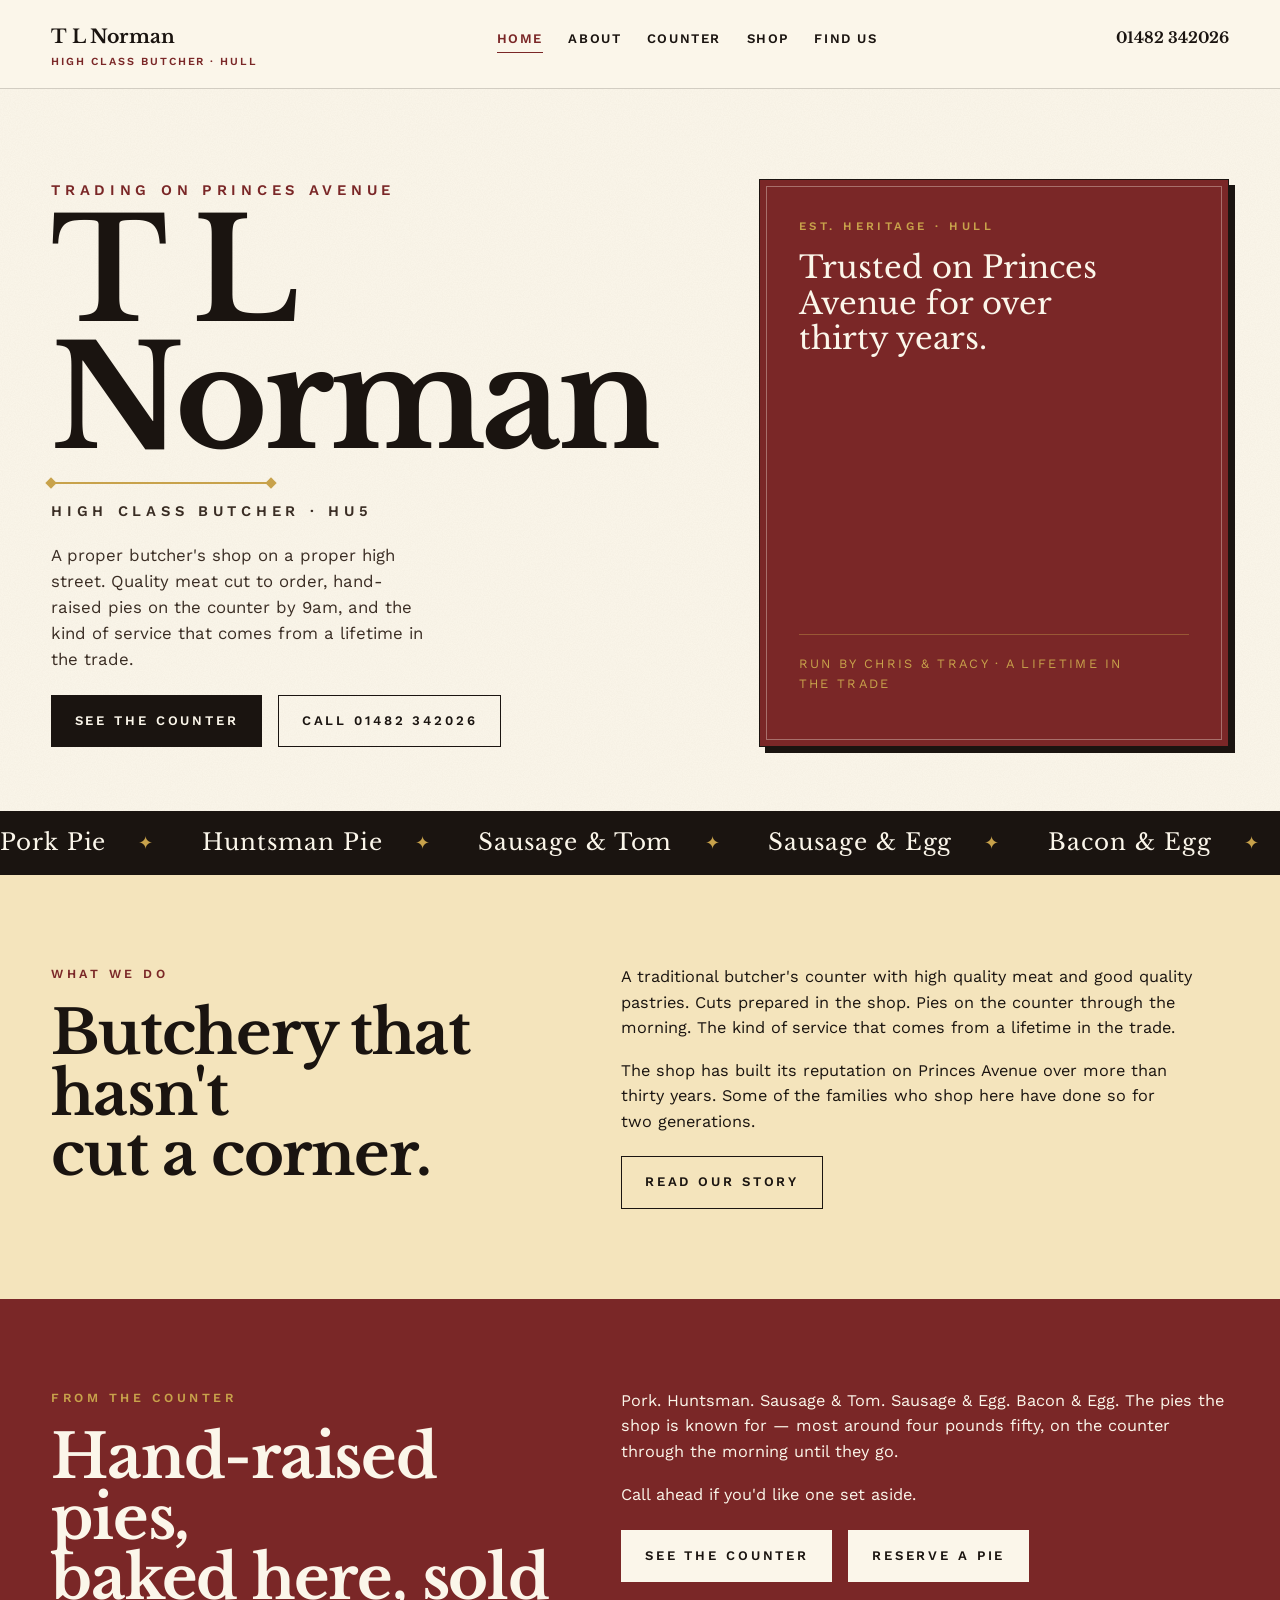
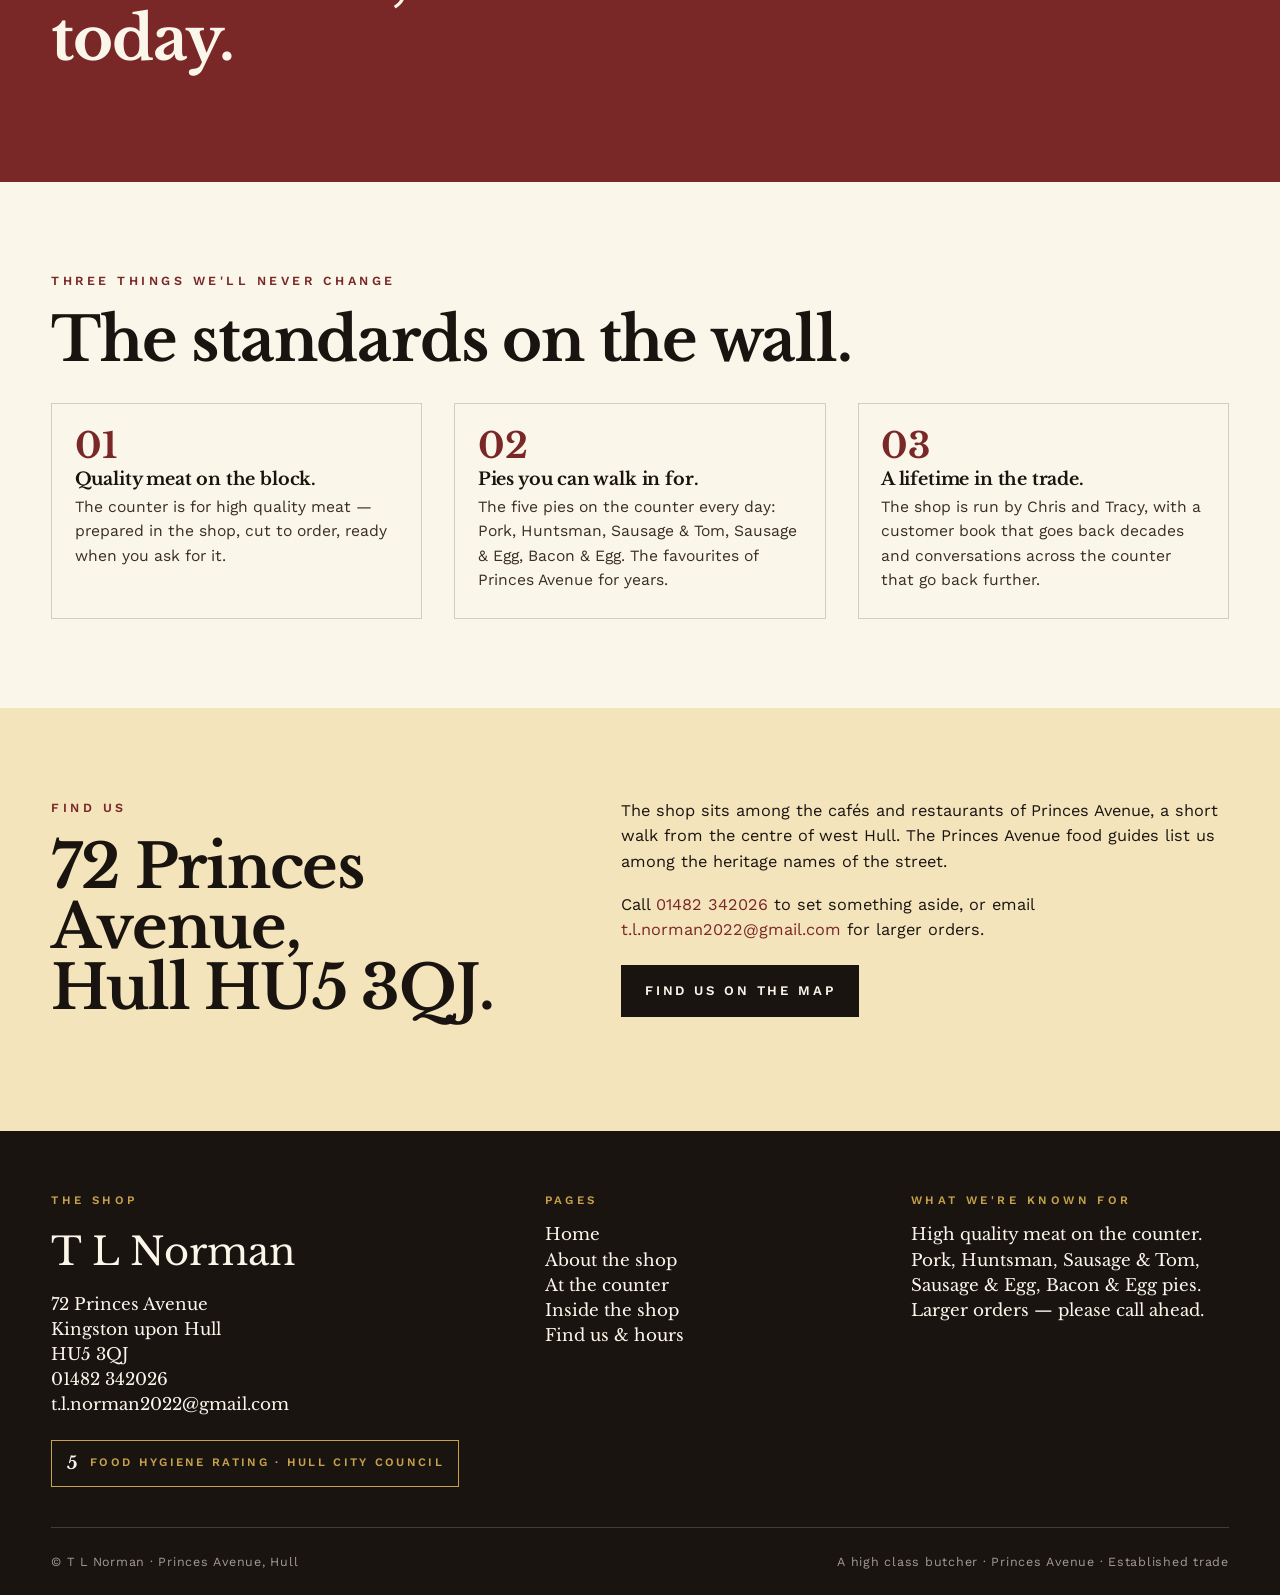
<file: index.html>
<!doctype html>
<html lang="en-GB">
<head>
<meta charset="utf-8">
<meta name="viewport" content="width=device-width, initial-scale=1">
<title>T L Norman — High Class Butcher · Princes Avenue, Hull</title>
<meta name="description" content="T L Norman is a high class butcher on Princes Avenue in Hull. Traditional cuts, hand-raised pies, fresh from the block. 72 Princes Avenue, HU5 3QJ.">
<link rel="preconnect" href="https://fonts.googleapis.com">
<link rel="preconnect" href="https://fonts.gstatic.com" crossorigin>
<link href="https://fonts.googleapis.com/css2?family=Libre+Baskerville:wght@400;700&family=Work+Sans:wght@400;500;600;700&display=swap" rel="stylesheet">
<link rel="stylesheet" href="styles.css">
</head>
<body>

<header class="nav" role="banner">
  <a class="nav__brand" href="index.html">
    T L Norman
    <small>High Class Butcher · Hull</small>
  </a>
  <nav class="nav__links" aria-label="Primary">
    <a href="index.html" aria-current="page">Home</a>
    <a href="about.html">About</a>
    <a href="services.html">Counter</a>
    <a href="gallery.html">Shop</a>
    <a href="contact.html">Find Us</a>
  </nav>
  <a class="nav__phone" href="tel:+441482342026">01482 342026</a>
</header>

<main>

  <section class="hero">
    <div>
      <p class="hero__tag">Trading on Princes Avenue</p>
      <h1 class="hero__name">T L Norman</h1>
      <div class="hero__rule" aria-hidden="true"></div>
      <p class="hero__tag" style="color: var(--ink-soft);">High Class Butcher · HU5</p>
      <p class="hero__intro">A proper butcher's shop on a proper high street. Quality meat cut to order, hand-raised pies on the counter by 9am, and the kind of service that comes from a lifetime in the trade.</p>
      <div class="cta-row">
        <a class="btn" href="services.html">See the counter</a>
        <a class="btn btn--ghost" href="tel:+441482342026">Call 01482 342026</a>
      </div>
    </div>
    <aside class="slab-enamel" aria-label="Established credentials">
      <p class="slab-enamel__eyebrow">Est. heritage · Hull</p>
      <p class="slab-enamel__line">Trusted on Princes Avenue for over thirty years.</p>
      <p class="slab-enamel__foot">Run by Chris &amp; Tracy · A lifetime in the trade</p>
    </aside>
  </section>

  <div class="marquee" aria-hidden="true">
    <div class="marquee__track">
      <span>Pork Pie</span>
      <span>Huntsman Pie</span>
      <span>Sausage &amp; Tom</span>
      <span>Sausage &amp; Egg</span>
      <span>Bacon &amp; Egg</span>
      <span>Quality Meat · Cut to Order</span>
      <span>72 Princes Avenue, Hull</span>
      <span>Pork Pie</span>
      <span>Huntsman Pie</span>
      <span>Sausage &amp; Tom</span>
      <span>Sausage &amp; Egg</span>
      <span>Bacon &amp; Egg</span>
      <span>Quality Meat · Cut to Order</span>
      <span>72 Princes Avenue, Hull</span>
    </div>
  </div>

  <section class="slab slab--sand">
    <div class="split">
      <div class="reveal">
        <p class="slab__eyebrow">What we do</p>
        <h2 class="slab__title">Butchery that hasn't<br>cut a corner.</h2>
      </div>
      <div class="prose reveal">
        <p>A traditional butcher's counter with high quality meat and good quality pastries. Cuts prepared in the shop. Pies on the counter through the morning. The kind of service that comes from a lifetime in the trade.</p>
        <p>The shop has built its reputation on Princes Avenue over more than thirty years. Some of the families who shop here have done so for two generations.</p>
        <div class="cta-row">
          <a class="btn btn--ghost" href="about.html">Read our story</a>
        </div>
      </div>
    </div>
  </section>

  <section class="slab slab--ox">
    <div class="split">
      <div class="reveal">
        <p class="slab__eyebrow">From the counter</p>
        <h2 class="slab__title">Hand-raised pies,<br>baked here, sold today.</h2>
      </div>
      <div class="prose reveal">
        <p>Pork. Huntsman. Sausage &amp; Tom. Sausage &amp; Egg. Bacon &amp; Egg. The pies the shop is known for — most around four pounds fifty, on the counter through the morning until they go.</p>
        <p>Call ahead if you'd like one set aside.</p>
        <div class="cta-row">
          <a class="btn" href="services.html">See the counter</a>
          <a class="btn" href="tel:+441482342026">Reserve a pie</a>
        </div>
      </div>
    </div>
  </section>

  <section class="slab">
    <p class="slab__eyebrow">Three things we'll never change</p>
    <h2 class="slab__title">The standards on the wall.</h2>
    <div class="cards">
      <article class="card reveal">
        <div class="card__num">01</div>
        <h3 class="card__title">Quality meat on the block.</h3>
        <p>The counter is for high quality meat — prepared in the shop, cut to order, ready when you ask for it.</p>
      </article>
      <article class="card reveal">
        <div class="card__num">02</div>
        <h3 class="card__title">Pies you can walk in for.</h3>
        <p>The five pies on the counter every day: Pork, Huntsman, Sausage &amp; Tom, Sausage &amp; Egg, Bacon &amp; Egg. The favourites of Princes Avenue for years.</p>
      </article>
      <article class="card reveal">
        <div class="card__num">03</div>
        <h3 class="card__title">A lifetime in the trade.</h3>
        <p>The shop is run by Chris and Tracy, with a customer book that goes back decades and conversations across the counter that go back further.</p>
      </article>
    </div>
  </section>

  <section class="slab slab--sand">
    <div class="split">
      <div class="reveal">
        <p class="slab__eyebrow">Find us</p>
        <h2 class="slab__title">72 Princes Avenue,<br>Hull HU5&nbsp;3QJ.</h2>
      </div>
      <div class="prose reveal">
        <p>The shop sits among the cafés and restaurants of Princes Avenue, a short walk from the centre of west Hull. The Princes Avenue food guides list us among the heritage names of the street.</p>
        <p>Call <a href="tel:+441482342026">01482&nbsp;342026</a> to set something aside, or email <a href="mailto:t.l.norman2022@gmail.com">t.l.norman2022@gmail.com</a> for larger orders.</p>
        <div class="cta-row">
          <a class="btn" href="contact.html">Find us on the map</a>
        </div>
      </div>
    </div>
  </section>

</main>

<footer class="footer" role="contentinfo">
  <div class="footer__grid">
    <div>
      <h3>The shop</h3>
      <p class="footer__name">T L Norman</p>
      <address class="footer__address">
        72 Princes Avenue<br>
        Kingston upon Hull<br>
        HU5 3QJ<br>
        <a href="tel:+441482342026">01482 342026</a><br>
        <a href="mailto:t.l.norman2022@gmail.com">t.l.norman2022@gmail.com</a>
      </address>
      <span class="footer__badge"><strong>5</strong> Food Hygiene Rating · Hull City Council</span>
    </div>
    <div>
      <h3>Pages</h3>
      <p class="footer__address">
        <a href="index.html">Home</a><br>
        <a href="about.html">About the shop</a><br>
        <a href="services.html">At the counter</a><br>
        <a href="gallery.html">Inside the shop</a><br>
        <a href="contact.html">Find us &amp; hours</a>
      </p>
    </div>
    <div>
      <h3>What we're known for</h3>
      <p class="footer__address">
        High quality meat on the counter.<br>
        Pork, Huntsman, Sausage &amp; Tom,<br>
        Sausage &amp; Egg, Bacon &amp; Egg pies.<br>
        Larger orders &mdash; please call ahead.
      </p>
    </div>
  </div>
  <div class="footer__small">
    <span>© T L Norman · Princes Avenue, Hull</span>
    <span>A high class butcher · Princes Avenue · Established trade</span>
  </div>
</footer>

</body>
</html>
</file>
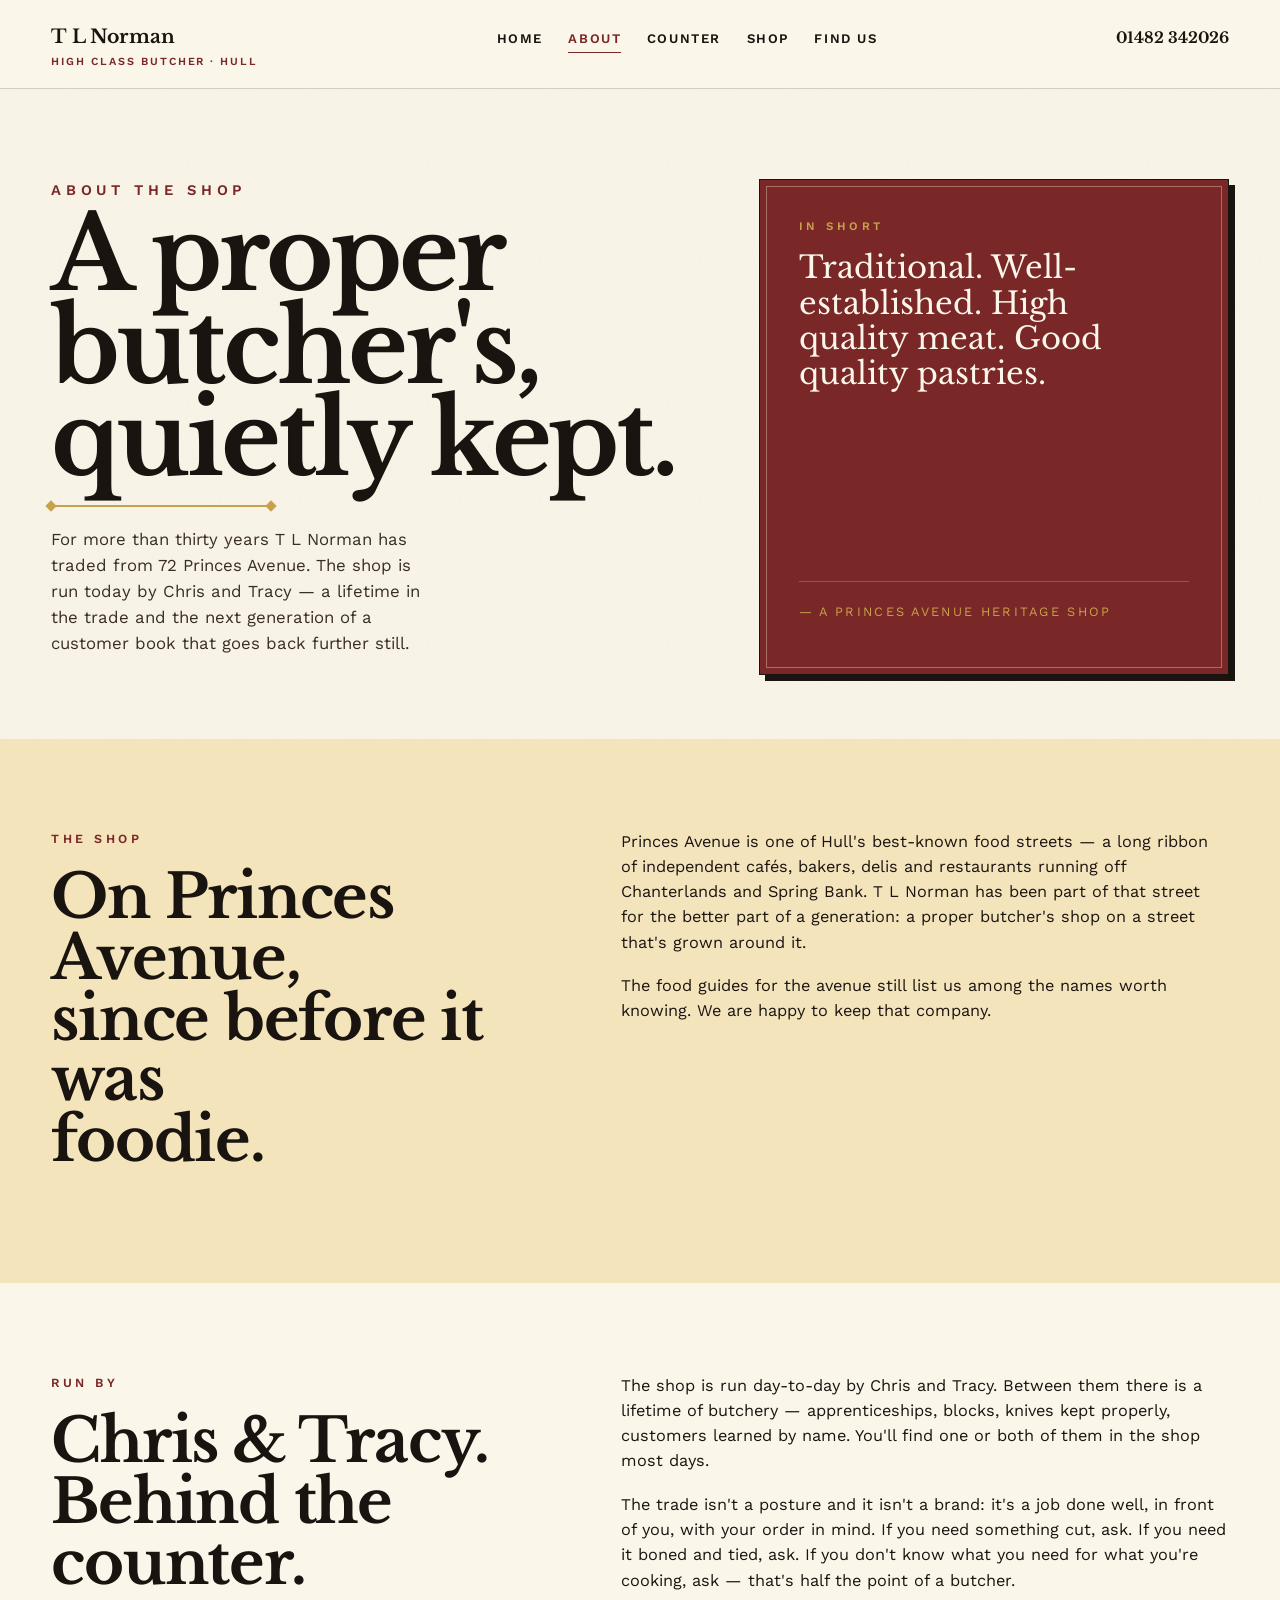
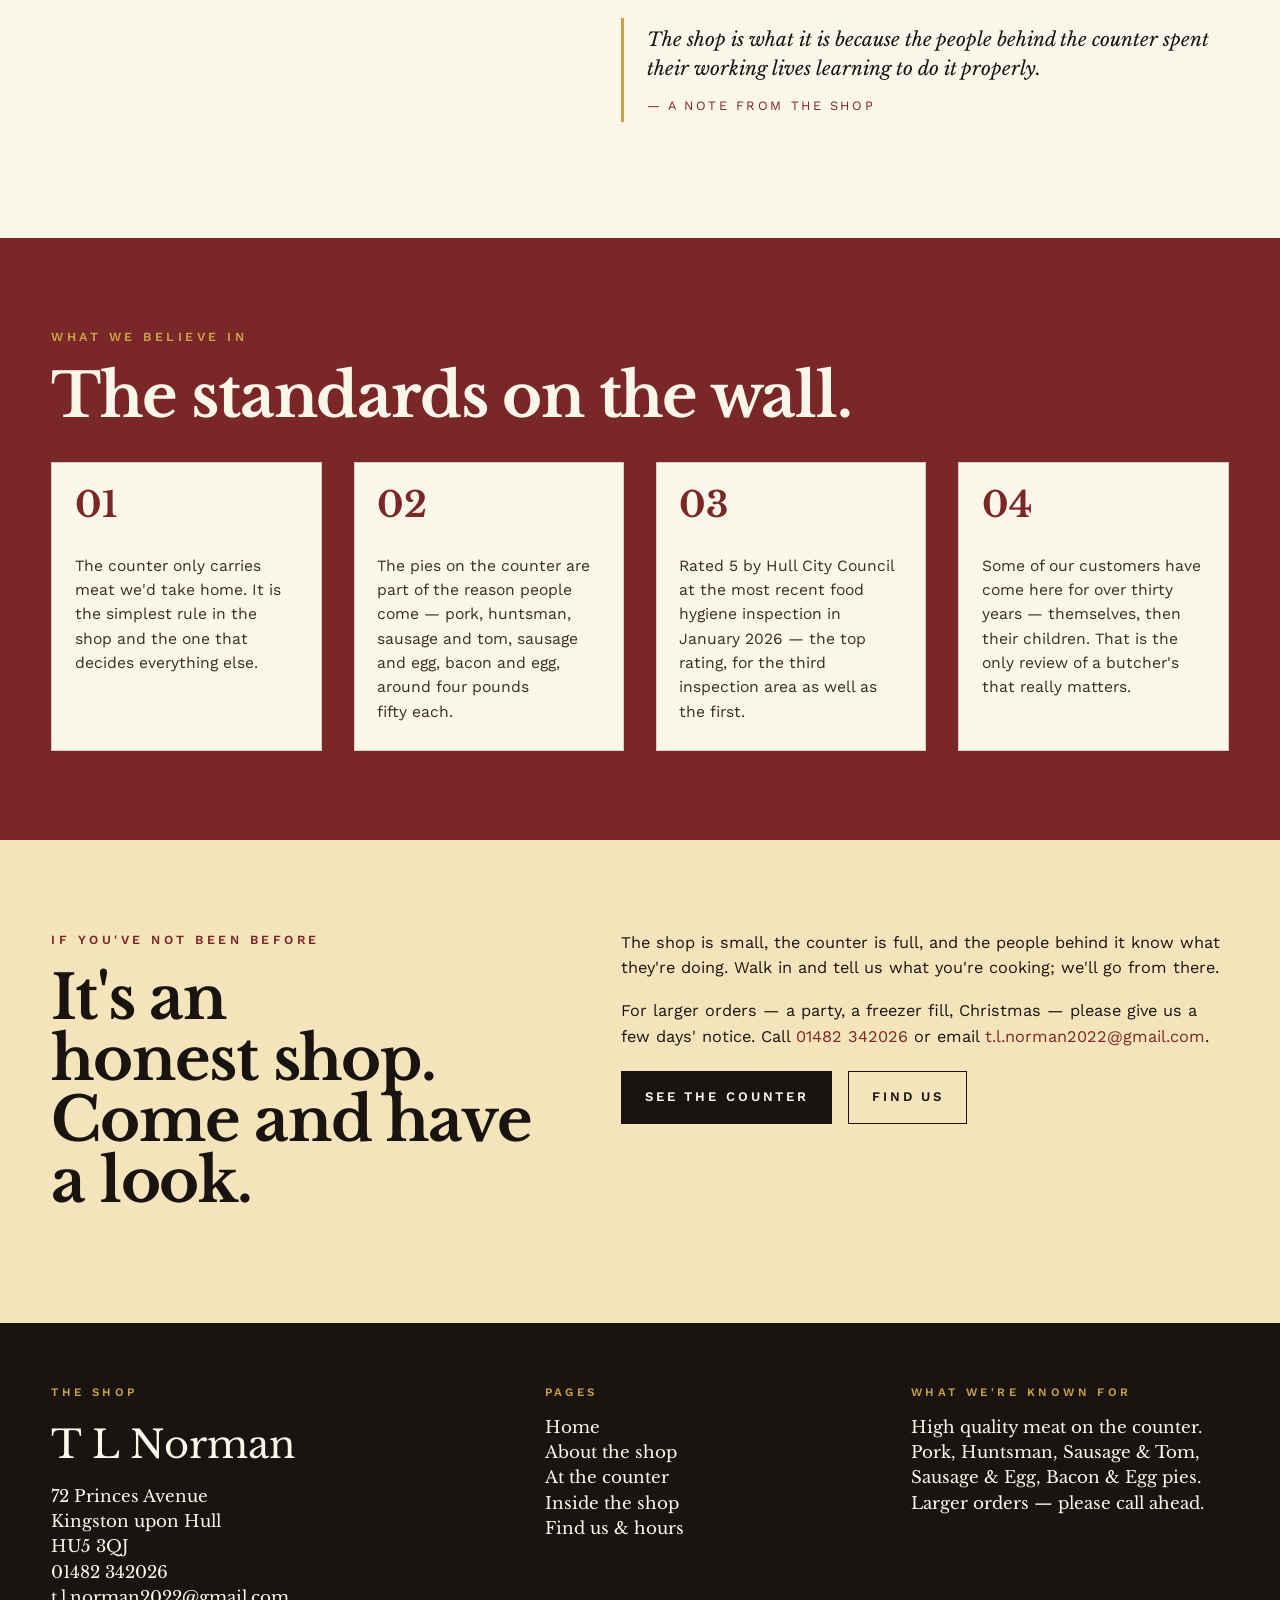
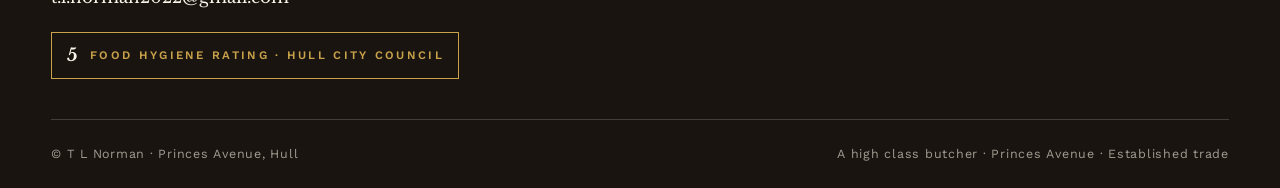
<file: about.html>
<!doctype html>
<html lang="en-GB">
<head>
<meta charset="utf-8">
<meta name="viewport" content="width=device-width, initial-scale=1">
<title>About T L Norman — High Class Butcher, Princes Avenue Hull</title>
<meta name="description" content="A traditional high class butcher on Princes Avenue, Hull. Run by Chris and Tracy. Over thirty years of trade at 72 Princes Avenue.">
<link rel="preconnect" href="https://fonts.googleapis.com">
<link rel="preconnect" href="https://fonts.gstatic.com" crossorigin>
<link href="https://fonts.googleapis.com/css2?family=Libre+Baskerville:wght@400;700&family=Work+Sans:wght@400;500;600;700&display=swap" rel="stylesheet">
<link rel="stylesheet" href="styles.css">
</head>
<body>

<header class="nav" role="banner">
  <a class="nav__brand" href="index.html">
    T L Norman
    <small>High Class Butcher · Hull</small>
  </a>
  <nav class="nav__links" aria-label="Primary">
    <a href="index.html">Home</a>
    <a href="about.html" aria-current="page">About</a>
    <a href="services.html">Counter</a>
    <a href="gallery.html">Shop</a>
    <a href="contact.html">Find Us</a>
  </nav>
  <a class="nav__phone" href="tel:+441482342026">01482 342026</a>
</header>

<main>

  <section class="hero">
    <div>
      <p class="hero__tag">About the shop</p>
      <h1 class="hero__name" style="font-size: clamp(2.8rem, 8vw, 7rem);">A proper butcher's,<br>quietly kept.</h1>
      <div class="hero__rule" aria-hidden="true"></div>
      <p class="hero__intro">For more than thirty years T L Norman has traded from 72 Princes Avenue. The shop is run today by Chris and Tracy — a lifetime in the trade and the next generation of a customer book that goes back further still.</p>
    </div>
    <aside class="slab-enamel" aria-label="The shop in one paragraph">
      <p class="slab-enamel__eyebrow">In short</p>
      <p class="slab-enamel__line">Traditional. Well-established. High quality meat. Good quality pastries.</p>
      <p class="slab-enamel__foot">— a Princes Avenue heritage shop</p>
    </aside>
  </section>

  <section class="slab slab--sand">
    <div class="split">
      <div class="reveal">
        <p class="slab__eyebrow">The shop</p>
        <h2 class="slab__title">On Princes Avenue,<br>since before it was<br>foodie.</h2>
      </div>
      <div class="prose reveal">
        <p>Princes Avenue is one of Hull's best-known food streets — a long ribbon of independent cafés, bakers, delis and restaurants running off Chanterlands and Spring Bank. T L Norman has been part of that street for the better part of a generation: a proper butcher's shop on a street that's grown around it.</p>
        <p>The food guides for the avenue still list us among the names worth knowing. We are happy to keep that company.</p>
      </div>
    </div>
  </section>

  <section class="slab">
    <div class="split">
      <div class="reveal">
        <p class="slab__eyebrow">Run by</p>
        <h2 class="slab__title">Chris &amp; Tracy.<br>Behind the counter.</h2>
      </div>
      <div class="prose reveal">
        <p>The shop is run day-to-day by Chris and Tracy. Between them there is a lifetime of butchery — apprenticeships, blocks, knives kept properly, customers learned by name. You'll find one or both of them in the shop most days.</p>
        <p>The trade isn't a posture and it isn't a brand: it's a job done well, in front of you, with your order in mind. If you need something cut, ask. If you need it boned and tied, ask. If you don't know what you need for what you're cooking, ask — that's half the point of a butcher.</p>
        <blockquote>
          The shop is what it is because the people behind the counter spent their working lives learning to do it properly.
          <cite>— A note from the shop</cite>
        </blockquote>
      </div>
    </div>
  </section>

  <section class="slab slab--ox">
    <p class="slab__eyebrow">What we believe in</p>
    <h2 class="slab__title">The standards on the wall.</h2>
    <div class="cards" style="margin-top: 2.2rem;">
      <article class="card reveal" style="background: var(--paper);">
        <div class="card__num">01</div>
        <h3 class="card__title">High quality meat.</h3>
        <p>The counter only carries meat we'd take home. It is the simplest rule in the shop and the one that decides everything else.</p>
      </article>
      <article class="card reveal" style="background: var(--paper);">
        <div class="card__num">02</div>
        <h3 class="card__title">Good quality pastries.</h3>
        <p>The pies on the counter are part of the reason people come — pork, huntsman, sausage and tom, sausage and egg, bacon and egg, around four pounds fifty each.</p>
      </article>
      <article class="card reveal" style="background: var(--paper);">
        <div class="card__num">03</div>
        <h3 class="card__title">Hygiene, properly kept.</h3>
        <p>Rated 5 by Hull City Council at the most recent food hygiene inspection in January 2026 — the top rating, for the third inspection area as well as the first.</p>
      </article>
      <article class="card reveal" style="background: var(--paper);">
        <div class="card__num">04</div>
        <h3 class="card__title">A long memory.</h3>
        <p>Some of our customers have come here for over thirty years — themselves, then their children. That is the only review of a butcher's that really matters.</p>
      </article>
    </div>
  </section>

  <section class="slab slab--sand">
    <div class="split">
      <div class="reveal">
        <p class="slab__eyebrow">If you've not been before</p>
        <h2 class="slab__title">It's an honest shop.<br>Come and have a look.</h2>
      </div>
      <div class="prose reveal">
        <p>The shop is small, the counter is full, and the people behind it know what they're doing. Walk in and tell us what you're cooking; we'll go from there.</p>
        <p>For larger orders — a party, a freezer fill, Christmas — please give us a few days' notice. Call <a href="tel:+441482342026">01482&nbsp;342026</a> or email <a href="mailto:t.l.norman2022@gmail.com">t.l.norman2022@gmail.com</a>.</p>
        <div class="cta-row">
          <a class="btn" href="services.html">See the counter</a>
          <a class="btn btn--ghost" href="contact.html">Find us</a>
        </div>
      </div>
    </div>
  </section>

</main>

<footer class="footer" role="contentinfo">
  <div class="footer__grid">
    <div>
      <h3>The shop</h3>
      <p class="footer__name">T L Norman</p>
      <address class="footer__address">
        72 Princes Avenue<br>
        Kingston upon Hull<br>
        HU5 3QJ<br>
        <a href="tel:+441482342026">01482 342026</a><br>
        <a href="mailto:t.l.norman2022@gmail.com">t.l.norman2022@gmail.com</a>
      </address>
      <span class="footer__badge"><strong>5</strong> Food Hygiene Rating · Hull City Council</span>
    </div>
    <div>
      <h3>Pages</h3>
      <p class="footer__address">
        <a href="index.html">Home</a><br>
        <a href="about.html">About the shop</a><br>
        <a href="services.html">At the counter</a><br>
        <a href="gallery.html">Inside the shop</a><br>
        <a href="contact.html">Find us &amp; hours</a>
      </p>
    </div>
    <div>
      <h3>What we're known for</h3>
      <p class="footer__address">
        High quality meat on the counter.<br>
        Pork, Huntsman, Sausage &amp; Tom,<br>
        Sausage &amp; Egg, Bacon &amp; Egg pies.<br>
        Larger orders &mdash; please call ahead.
      </p>
    </div>
  </div>
  <div class="footer__small">
    <span>© T L Norman · Princes Avenue, Hull</span>
    <span>A high class butcher · Princes Avenue · Established trade</span>
  </div>
</footer>

</body>
</html>
</file>
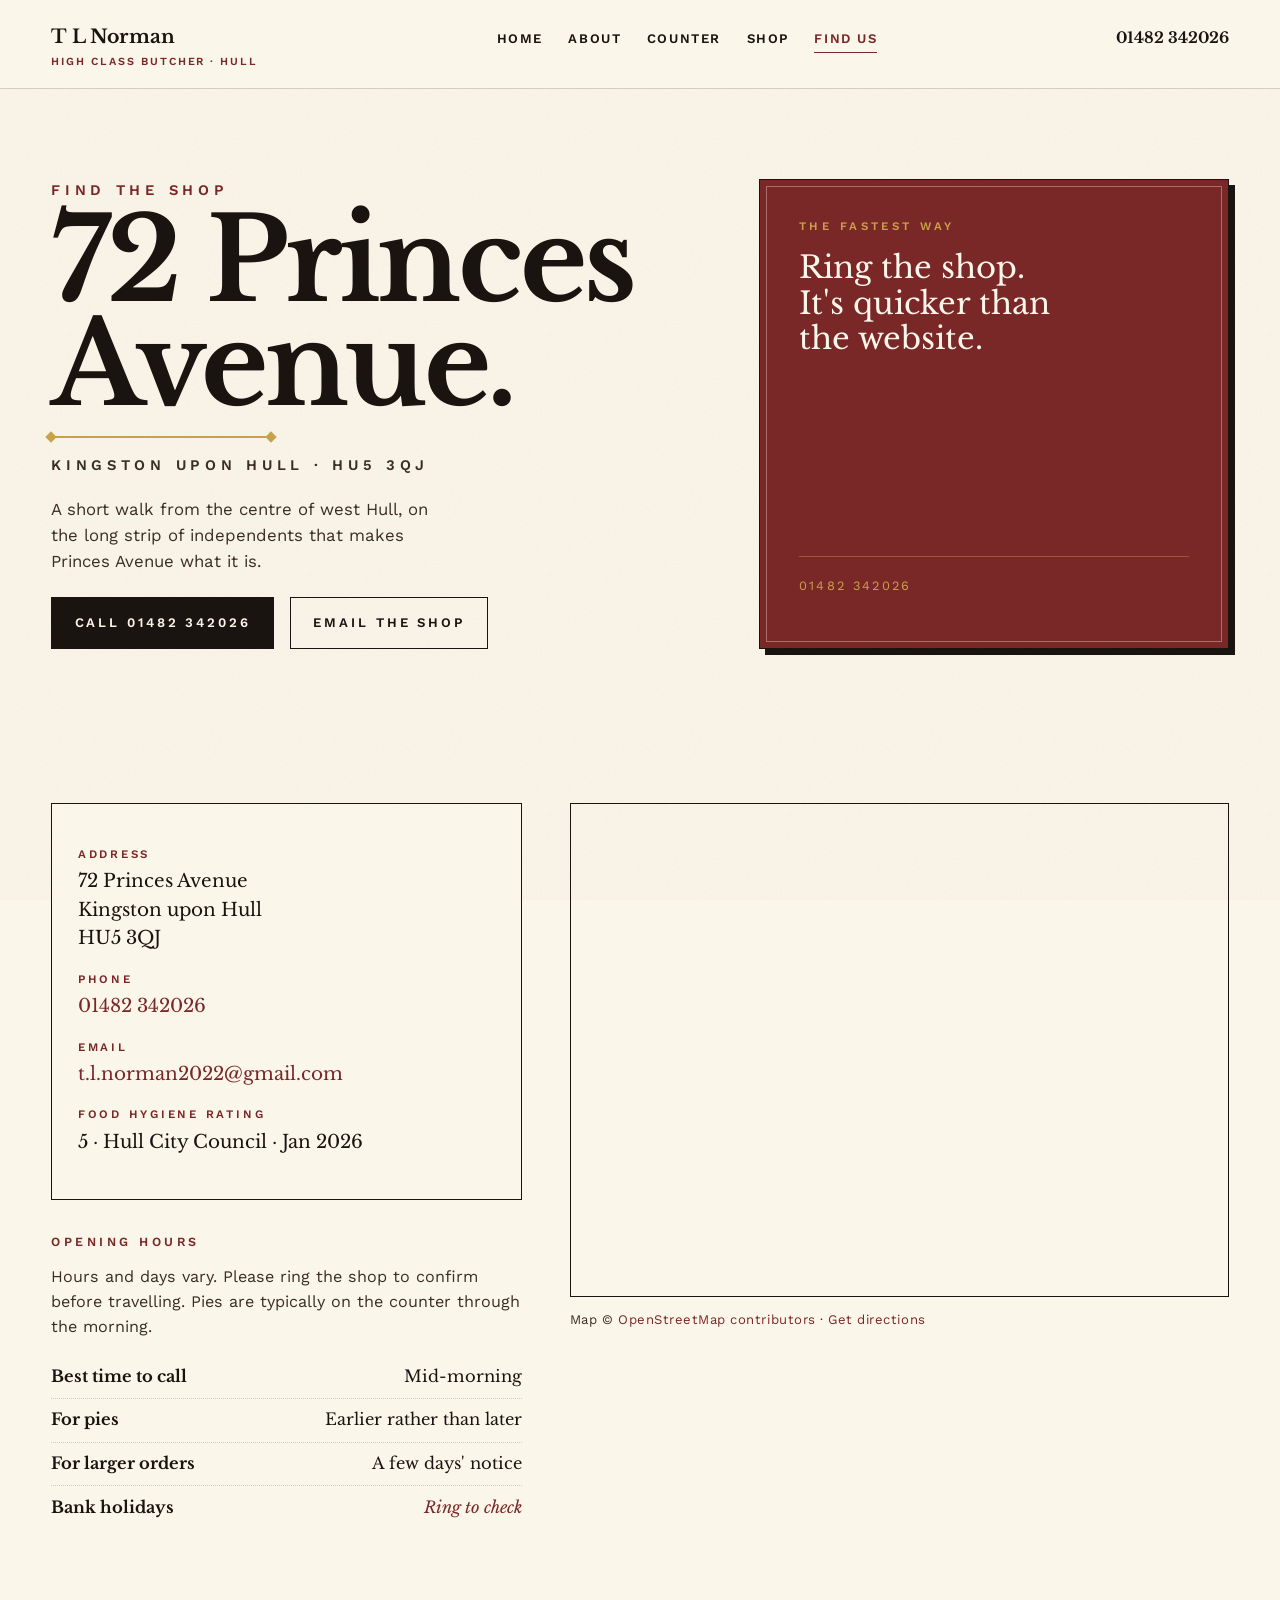
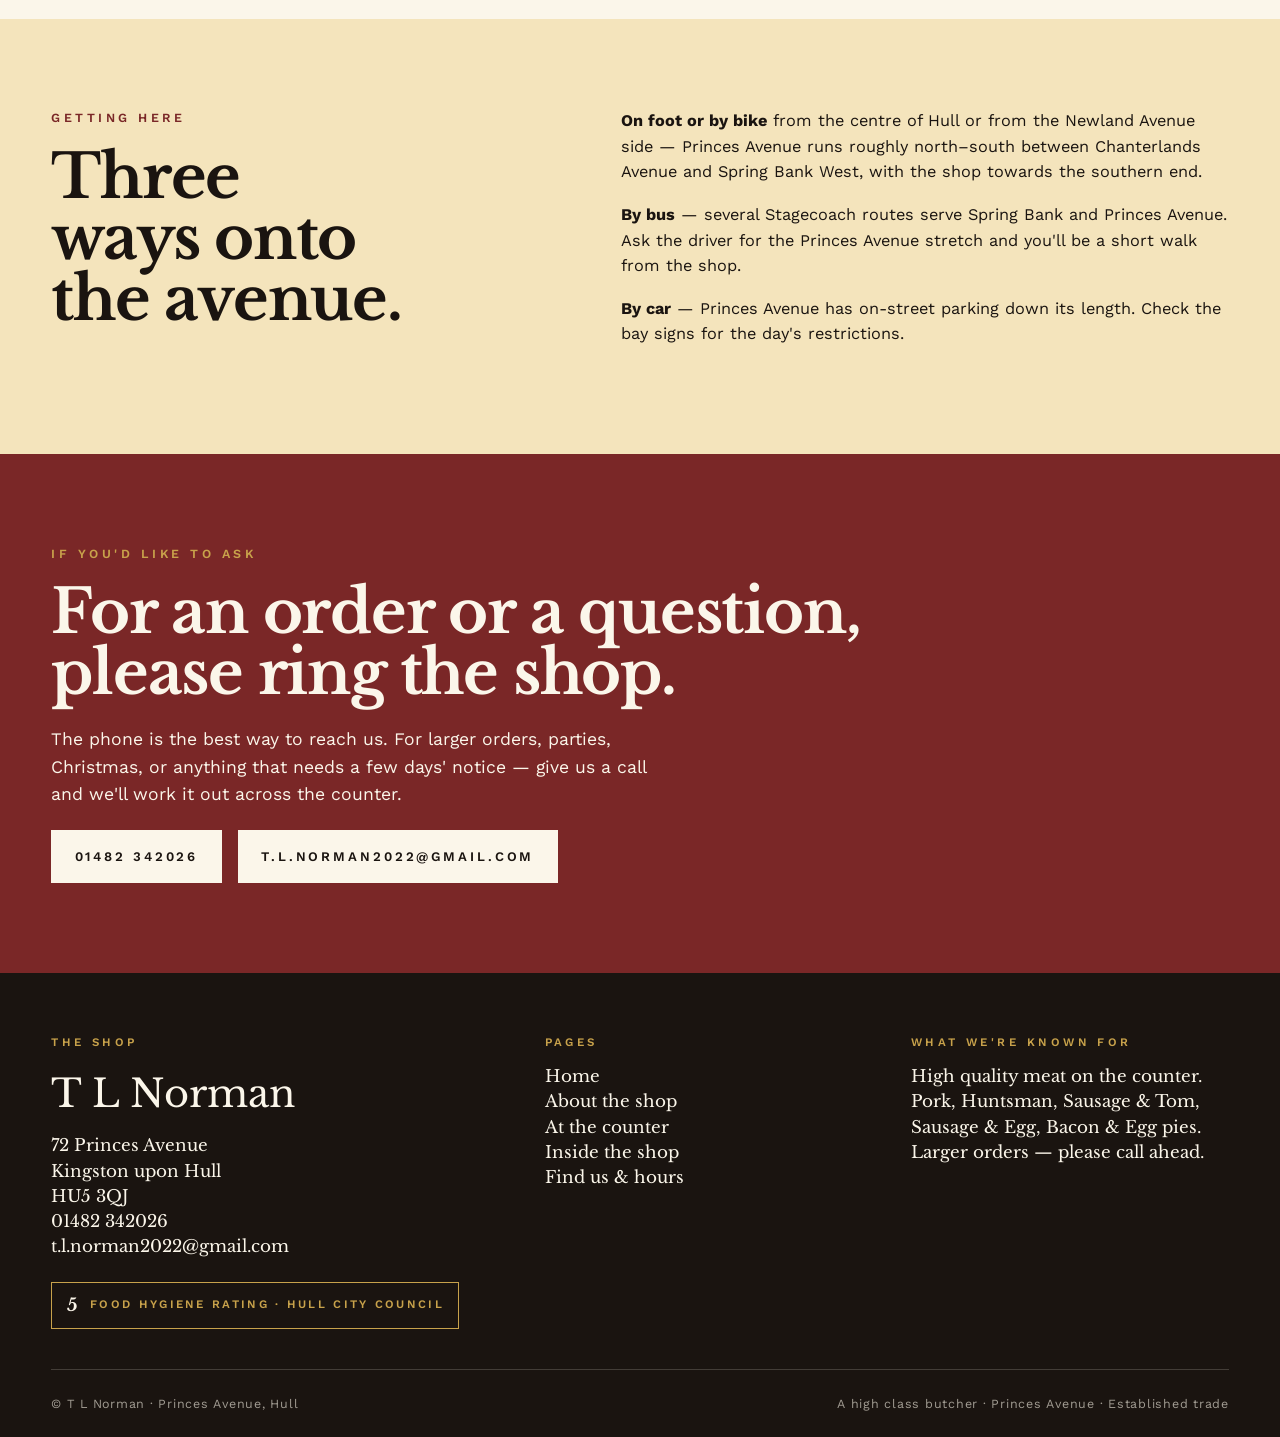
<file: contact.html>
<!doctype html>
<html lang="en-GB">
<head>
<meta charset="utf-8">
<meta name="viewport" content="width=device-width, initial-scale=1">
<title>Find T L Norman — 72 Princes Avenue, Hull HU5 3QJ</title>
<meta name="description" content="T L Norman, high class butcher. 72 Princes Avenue, Kingston upon Hull, HU5 3QJ. Phone 01482 342026.">
<link rel="preconnect" href="https://fonts.googleapis.com">
<link rel="preconnect" href="https://fonts.gstatic.com" crossorigin>
<link href="https://fonts.googleapis.com/css2?family=Libre+Baskerville:wght@400;700&family=Work+Sans:wght@400;500;600;700&display=swap" rel="stylesheet">
<link rel="stylesheet" href="styles.css">
</head>
<body>

<header class="nav" role="banner">
  <a class="nav__brand" href="index.html">
    T L Norman
    <small>High Class Butcher · Hull</small>
  </a>
  <nav class="nav__links" aria-label="Primary">
    <a href="index.html">Home</a>
    <a href="about.html">About</a>
    <a href="services.html">Counter</a>
    <a href="gallery.html">Shop</a>
    <a href="contact.html" aria-current="page">Find Us</a>
  </nav>
  <a class="nav__phone" href="tel:+441482342026">01482 342026</a>
</header>

<main>

  <section class="hero">
    <div>
      <p class="hero__tag">Find the shop</p>
      <h1 class="hero__name" style="font-size: clamp(2.7rem, 9vw, 8rem);">72 Princes<br>Avenue.</h1>
      <div class="hero__rule" aria-hidden="true"></div>
      <p class="hero__tag" style="color: var(--ink-soft);">Kingston upon Hull · HU5 3QJ</p>
      <p class="hero__intro">A short walk from the centre of west Hull, on the long strip of independents that makes Princes Avenue what it is.</p>
      <div class="cta-row">
        <a class="btn" href="tel:+441482342026">Call 01482 342026</a>
        <a class="btn btn--ghost" href="mailto:t.l.norman2022@gmail.com">Email the shop</a>
      </div>
    </div>
    <aside class="slab-enamel" aria-label="Phone callout">
      <p class="slab-enamel__eyebrow">The fastest way</p>
      <p class="slab-enamel__line">Ring the shop.<br>It's quicker than the website.</p>
      <p class="slab-enamel__foot">01482 342026</p>
    </aside>
  </section>

  <section class="slab">
    <div class="contact-grid">
      <div class="reveal">
        <div class="contact-card">
          <dl>
            <dt>Address</dt>
            <dd>72 Princes Avenue<br>Kingston upon Hull<br>HU5 3QJ</dd>
            <dt>Phone</dt>
            <dd><a href="tel:+441482342026">01482 342026</a></dd>
            <dt>Email</dt>
            <dd><a href="mailto:t.l.norman2022@gmail.com">t.l.norman2022@gmail.com</a></dd>
            <dt>Food Hygiene Rating</dt>
            <dd>5 · Hull City Council · Jan 2026</dd>
          </dl>
        </div>

        <div style="margin-top: 2rem;">
          <p class="slab__eyebrow" style="margin: 0 0 .8rem;">Opening hours</p>
          <p style="margin: 0 0 1rem; color: var(--ink-soft);">Hours and days vary. Please ring the shop to confirm before travelling. Pies are typically on the counter through the morning.</p>
          <ul class="hours" aria-label="Opening hours guidance">
            <li><span>Best time to call</span><span>Mid-morning</span></li>
            <li><span>For pies</span><span>Earlier rather than later</span></li>
            <li><span>For larger orders</span><span>A few days' notice</span></li>
            <li class="closed"><span>Bank holidays</span><span>Ring to check</span></li>
          </ul>
        </div>
      </div>

      <div class="reveal">
        <div class="map-frame">
          <iframe
            title="Map showing 72 Princes Avenue, Hull HU5 3QJ"
            src="https://www.openstreetmap.org/export/embed.html?bbox=-0.3650,53.7530,-0.3530,53.7580&amp;layer=mapnik&amp;marker=53.7553974,-0.3590484"
            loading="lazy"
            referrerpolicy="no-referrer-when-downgrade"></iframe>
        </div>
        <p style="font-size: .82rem; color: var(--ink-soft); margin-top: .8rem; letter-spacing: 0.04em;">
          Map © <a href="https://www.openstreetmap.org/?mlat=53.7553974&amp;mlon=-0.3590484#map=17/53.7553974/-0.3590484" target="_blank" rel="noopener">OpenStreetMap contributors</a>
          · <a href="https://www.google.com/maps/dir/?api=1&amp;destination=72+Princes+Avenue,+Hull+HU5+3QJ" target="_blank" rel="noopener">Get directions</a>
        </p>
      </div>
    </div>
  </section>

  <section class="slab slab--sand">
    <div class="split">
      <div class="reveal">
        <p class="slab__eyebrow">Getting here</p>
        <h2 class="slab__title">Three ways onto the avenue.</h2>
      </div>
      <div class="prose reveal">
        <p><strong>On foot or by bike</strong> from the centre of Hull or from the Newland Avenue side — Princes Avenue runs roughly north–south between Chanterlands Avenue and Spring Bank West, with the shop towards the southern end.</p>
        <p><strong>By bus</strong> — several Stagecoach routes serve Spring Bank and Princes Avenue. Ask the driver for the Princes Avenue stretch and you'll be a short walk from the shop.</p>
        <p><strong>By car</strong> — Princes Avenue has on-street parking down its length. Check the bay signs for the day's restrictions.</p>
      </div>
    </div>
  </section>

  <section class="slab slab--ox">
    <p class="slab__eyebrow">If you'd like to ask</p>
    <h2 class="slab__title">For an order or a question,<br>please ring the shop.</h2>
    <p class="prose" style="font-size: clamp(1.05rem, 0.7rem + 0.5vw, 1.2rem); max-width: 56ch;">
      The phone is the best way to reach us. For larger orders, parties, Christmas, or anything that needs a few days' notice — give us a call and we'll work it out across the counter.
    </p>
    <div class="cta-row">
      <a class="btn" href="tel:+441482342026">01482 342026</a>
      <a class="btn" href="mailto:t.l.norman2022@gmail.com">t.l.norman2022@gmail.com</a>
    </div>
  </section>

</main>

<footer class="footer" role="contentinfo">
  <div class="footer__grid">
    <div>
      <h3>The shop</h3>
      <p class="footer__name">T L Norman</p>
      <address class="footer__address">
        72 Princes Avenue<br>
        Kingston upon Hull<br>
        HU5 3QJ<br>
        <a href="tel:+441482342026">01482 342026</a><br>
        <a href="mailto:t.l.norman2022@gmail.com">t.l.norman2022@gmail.com</a>
      </address>
      <span class="footer__badge"><strong>5</strong> Food Hygiene Rating · Hull City Council</span>
    </div>
    <div>
      <h3>Pages</h3>
      <p class="footer__address">
        <a href="index.html">Home</a><br>
        <a href="about.html">About the shop</a><br>
        <a href="services.html">At the counter</a><br>
        <a href="gallery.html">Inside the shop</a><br>
        <a href="contact.html">Find us &amp; hours</a>
      </p>
    </div>
    <div>
      <h3>What we're known for</h3>
      <p class="footer__address">
        High quality meat on the counter.<br>
        Pork, Huntsman, Sausage &amp; Tom,<br>
        Sausage &amp; Egg, Bacon &amp; Egg pies.<br>
        Larger orders &mdash; please call ahead.
      </p>
    </div>
  </div>
  <div class="footer__small">
    <span>© T L Norman · Princes Avenue, Hull</span>
    <span>A high class butcher · Princes Avenue · Established trade</span>
  </div>
</footer>

</body>
</html>
</file>
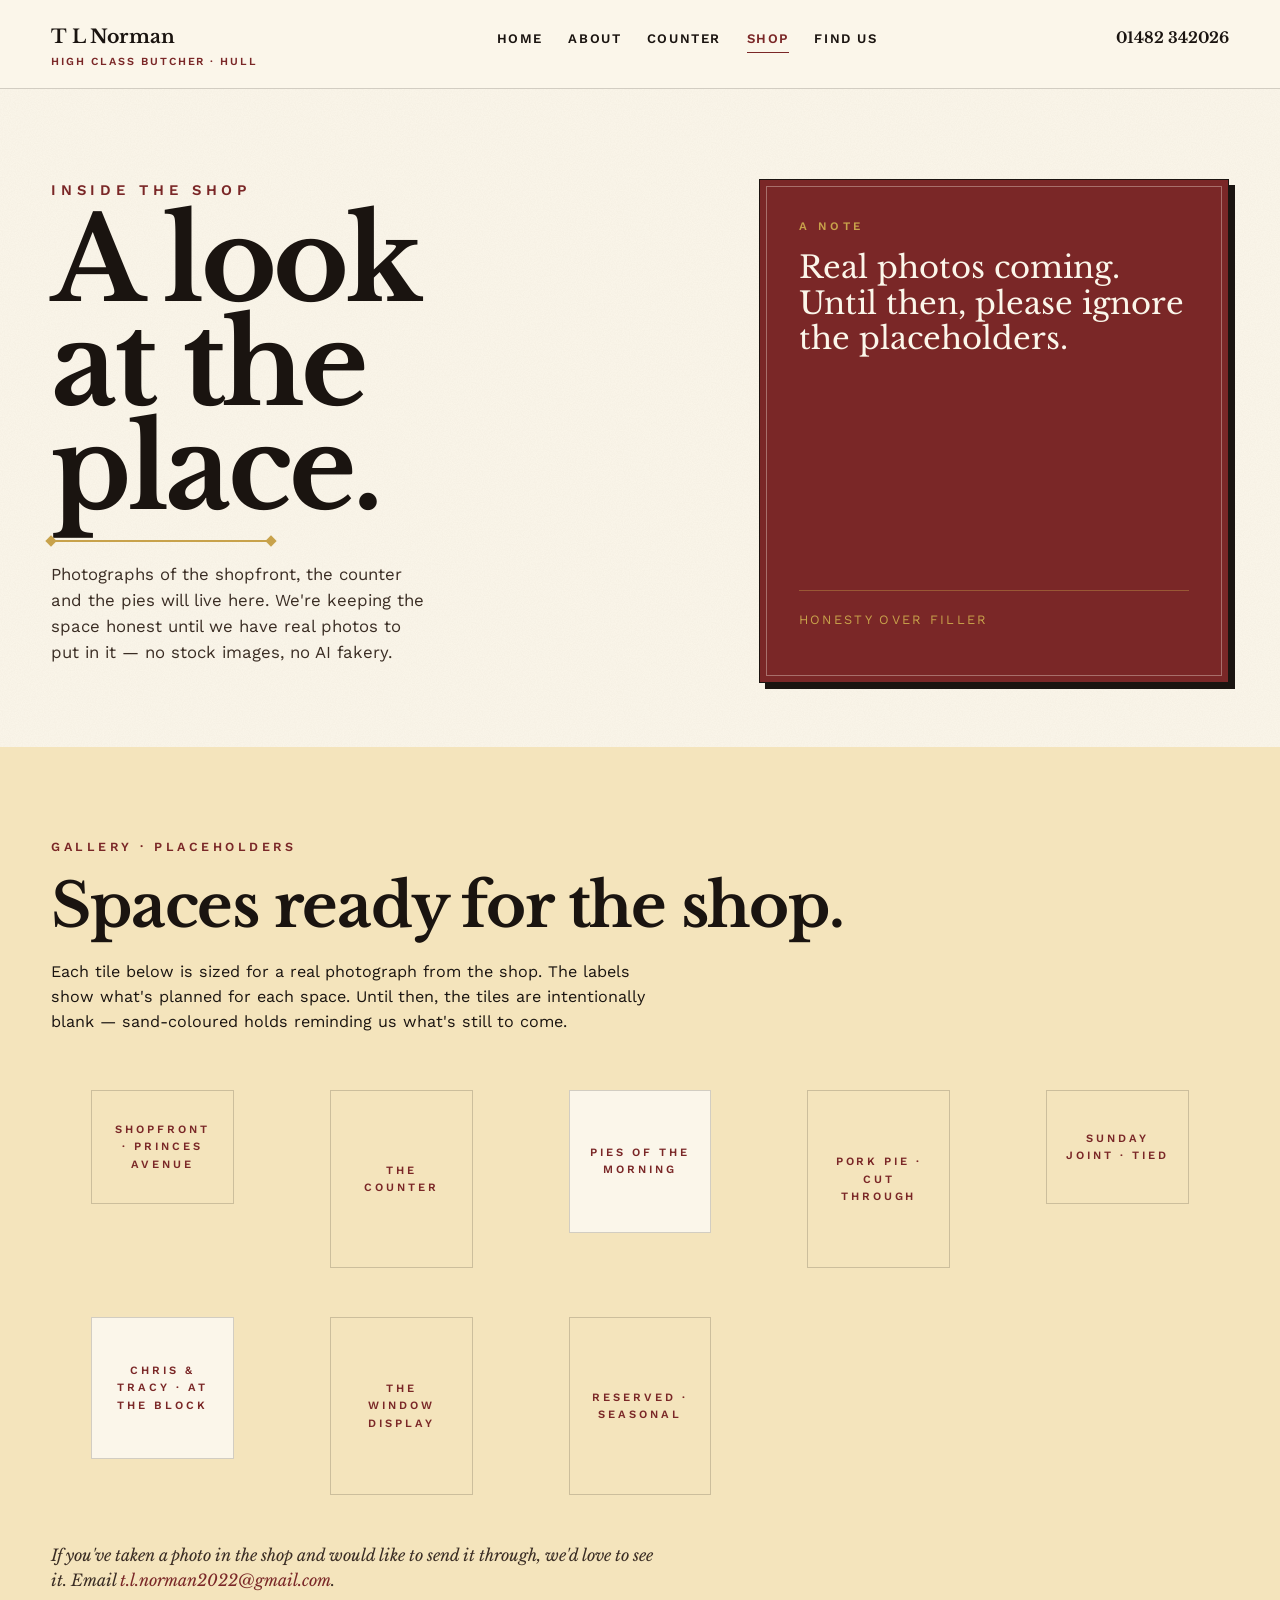
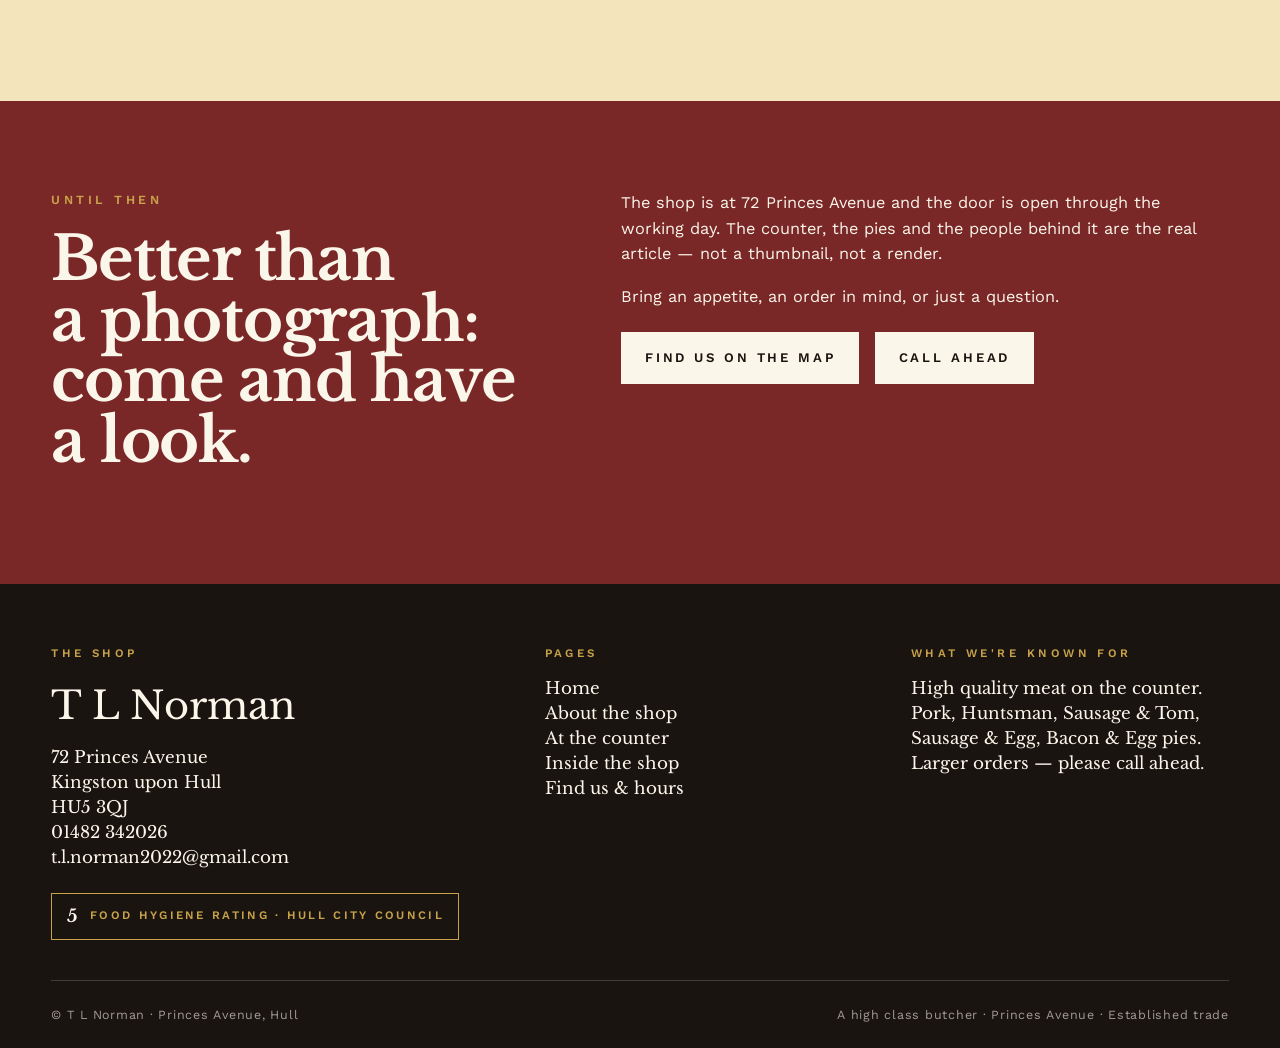
<file: gallery.html>
<!doctype html>
<html lang="en-GB">
<head>
<meta charset="utf-8">
<meta name="viewport" content="width=device-width, initial-scale=1">
<title>Inside the Shop — T L Norman, Princes Avenue Hull</title>
<meta name="description" content="A look inside T L Norman, a high class butcher on Princes Avenue, Hull. Gallery space ready for shopfront, counter and pie photographs.">
<link rel="preconnect" href="https://fonts.googleapis.com">
<link rel="preconnect" href="https://fonts.gstatic.com" crossorigin>
<link href="https://fonts.googleapis.com/css2?family=Libre+Baskerville:wght@400;700&family=Work+Sans:wght@400;500;600;700&display=swap" rel="stylesheet">
<link rel="stylesheet" href="styles.css">
</head>
<body>

<header class="nav" role="banner">
  <a class="nav__brand" href="index.html">
    T L Norman
    <small>High Class Butcher · Hull</small>
  </a>
  <nav class="nav__links" aria-label="Primary">
    <a href="index.html">Home</a>
    <a href="about.html">About</a>
    <a href="services.html">Counter</a>
    <a href="gallery.html" aria-current="page">Shop</a>
    <a href="contact.html">Find Us</a>
  </nav>
  <a class="nav__phone" href="tel:+441482342026">01482 342026</a>
</header>

<main>

  <section class="hero">
    <div>
      <p class="hero__tag">Inside the shop</p>
      <h1 class="hero__name" style="font-size: clamp(2.7rem, 9vw, 8rem);">A look<br>at the place.</h1>
      <div class="hero__rule" aria-hidden="true"></div>
      <p class="hero__intro">Photographs of the shopfront, the counter and the pies will live here. We're keeping the space honest until we have real photos to put in it — no stock images, no AI fakery.</p>
    </div>
    <aside class="slab-enamel" aria-label="A note on the gallery">
      <p class="slab-enamel__eyebrow">A note</p>
      <p class="slab-enamel__line">Real photos coming. Until then, please ignore the placeholders.</p>
      <p class="slab-enamel__foot">Honesty over filler</p>
    </aside>
  </section>

  <section class="slab slab--sand">
    <p class="slab__eyebrow">Gallery · placeholders</p>
    <h2 class="slab__title">Spaces ready for the shop.</h2>
    <p class="prose" style="max-width: 60ch;">Each tile below is sized for a real photograph from the shop. The labels show what's planned for each space. Until then, the tiles are intentionally blank — sand-coloured holds reminding us what's still to come.</p>

    <div class="gallery-grid" role="list">
      <figure class="gallery-tile" role="listitem">
        <figcaption class="gallery-tile__label">Shopfront · Princes Avenue</figcaption>
      </figure>
      <figure class="gallery-tile" role="listitem">
        <figcaption class="gallery-tile__label">The counter</figcaption>
      </figure>
      <figure class="gallery-tile" role="listitem">
        <figcaption class="gallery-tile__label">Pies of the morning</figcaption>
      </figure>
      <figure class="gallery-tile" role="listitem">
        <figcaption class="gallery-tile__label">Pork pie · cut through</figcaption>
      </figure>
      <figure class="gallery-tile" role="listitem">
        <figcaption class="gallery-tile__label">Sunday joint · tied</figcaption>
      </figure>
      <figure class="gallery-tile" role="listitem">
        <figcaption class="gallery-tile__label">Chris &amp; Tracy · at the block</figcaption>
      </figure>
      <figure class="gallery-tile" role="listitem">
        <figcaption class="gallery-tile__label">The window display</figcaption>
      </figure>
      <figure class="gallery-tile" role="listitem">
        <figcaption class="gallery-tile__label">Reserved · seasonal</figcaption>
      </figure>
    </div>

    <p class="gallery-note">
      If you've taken a photo in the shop and would like to send it through, we'd love to see it. Email <a href="mailto:t.l.norman2022@gmail.com">t.l.norman2022@gmail.com</a>.
    </p>
  </section>

  <section class="slab slab--ox">
    <div class="split">
      <div class="reveal">
        <p class="slab__eyebrow">Until then</p>
        <h2 class="slab__title">Better than a photograph:<br>come and have a look.</h2>
      </div>
      <div class="prose reveal">
        <p>The shop is at 72 Princes Avenue and the door is open through the working day. The counter, the pies and the people behind it are the real article — not a thumbnail, not a render.</p>
        <p>Bring an appetite, an order in mind, or just a question.</p>
        <div class="cta-row">
          <a class="btn" href="contact.html">Find us on the map</a>
          <a class="btn" href="tel:+441482342026">Call ahead</a>
        </div>
      </div>
    </div>
  </section>

</main>

<footer class="footer" role="contentinfo">
  <div class="footer__grid">
    <div>
      <h3>The shop</h3>
      <p class="footer__name">T L Norman</p>
      <address class="footer__address">
        72 Princes Avenue<br>
        Kingston upon Hull<br>
        HU5 3QJ<br>
        <a href="tel:+441482342026">01482 342026</a><br>
        <a href="mailto:t.l.norman2022@gmail.com">t.l.norman2022@gmail.com</a>
      </address>
      <span class="footer__badge"><strong>5</strong> Food Hygiene Rating · Hull City Council</span>
    </div>
    <div>
      <h3>Pages</h3>
      <p class="footer__address">
        <a href="index.html">Home</a><br>
        <a href="about.html">About the shop</a><br>
        <a href="services.html">At the counter</a><br>
        <a href="gallery.html">Inside the shop</a><br>
        <a href="contact.html">Find us &amp; hours</a>
      </p>
    </div>
    <div>
      <h3>What we're known for</h3>
      <p class="footer__address">
        High quality meat on the counter.<br>
        Pork, Huntsman, Sausage &amp; Tom,<br>
        Sausage &amp; Egg, Bacon &amp; Egg pies.<br>
        Larger orders &mdash; please call ahead.
      </p>
    </div>
  </div>
  <div class="footer__small">
    <span>© T L Norman · Princes Avenue, Hull</span>
    <span>A high class butcher · Princes Avenue · Established trade</span>
  </div>
</footer>

</body>
</html>
</file>
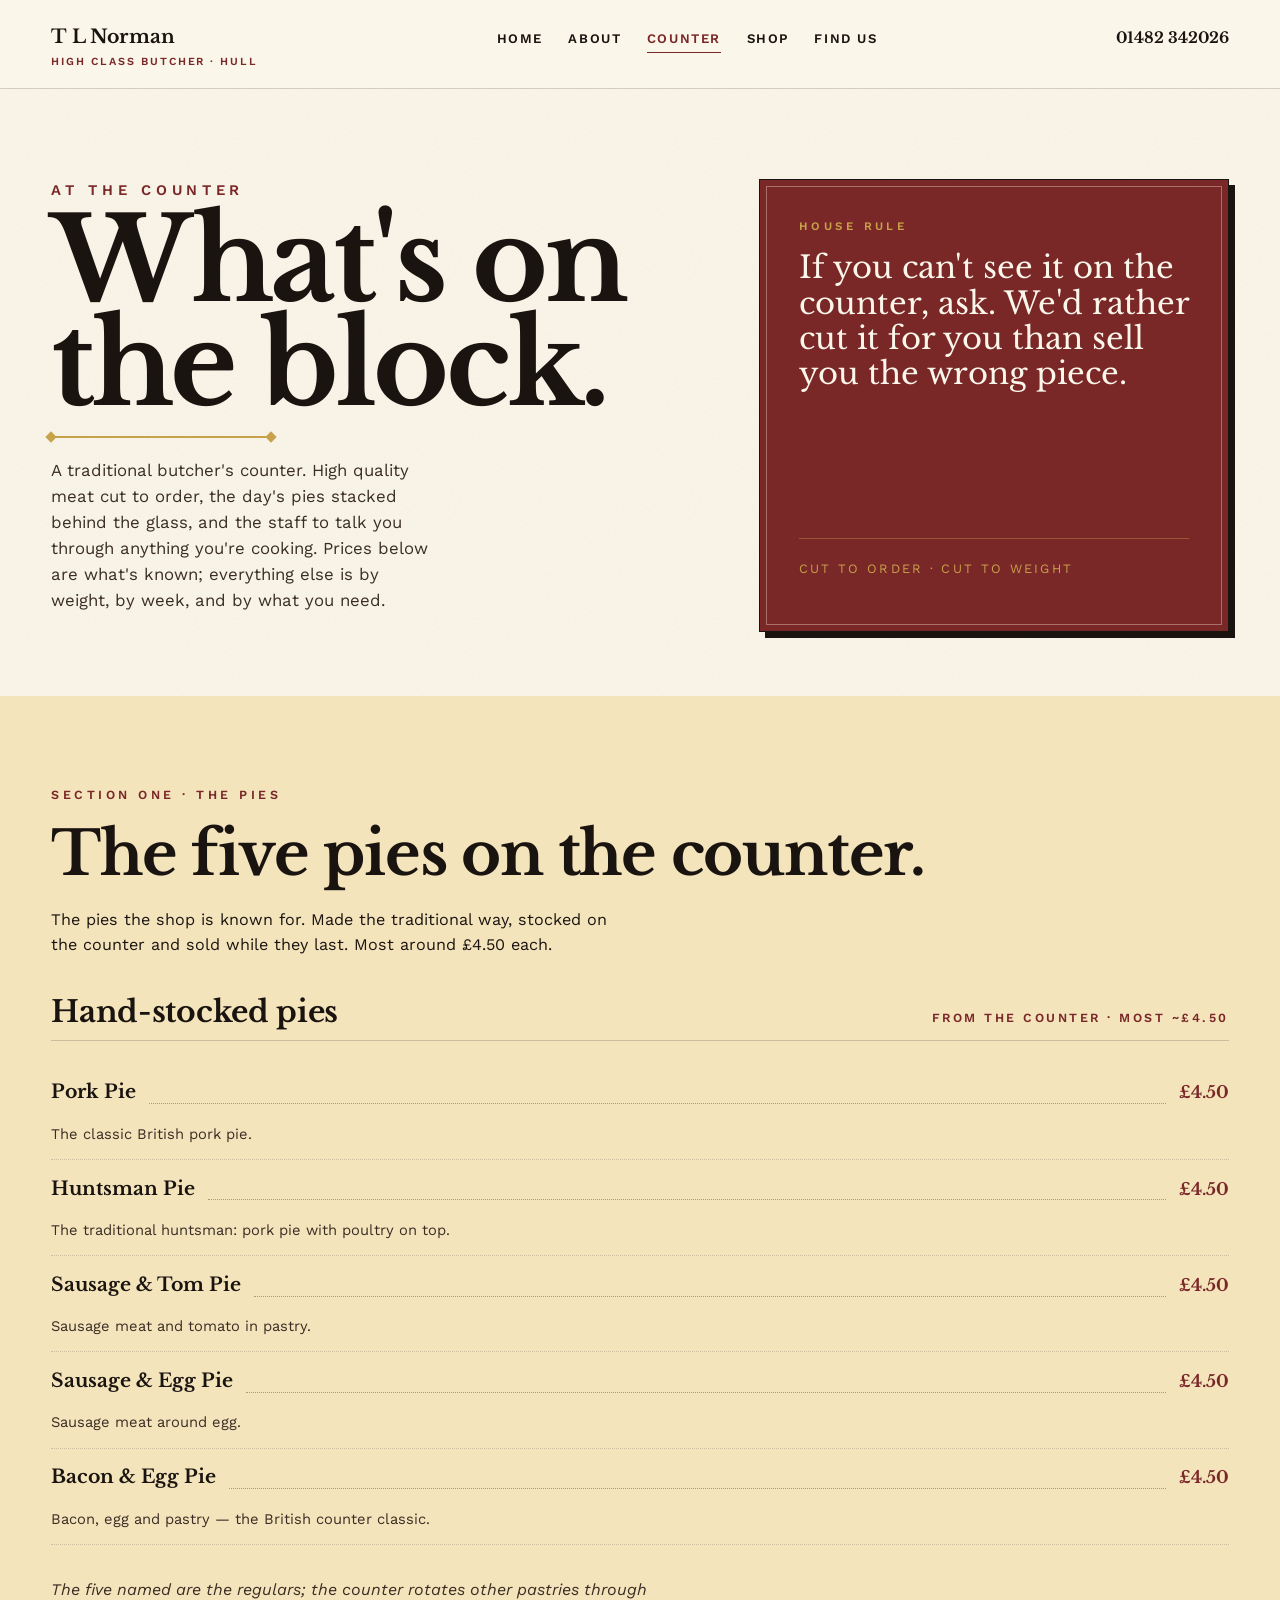
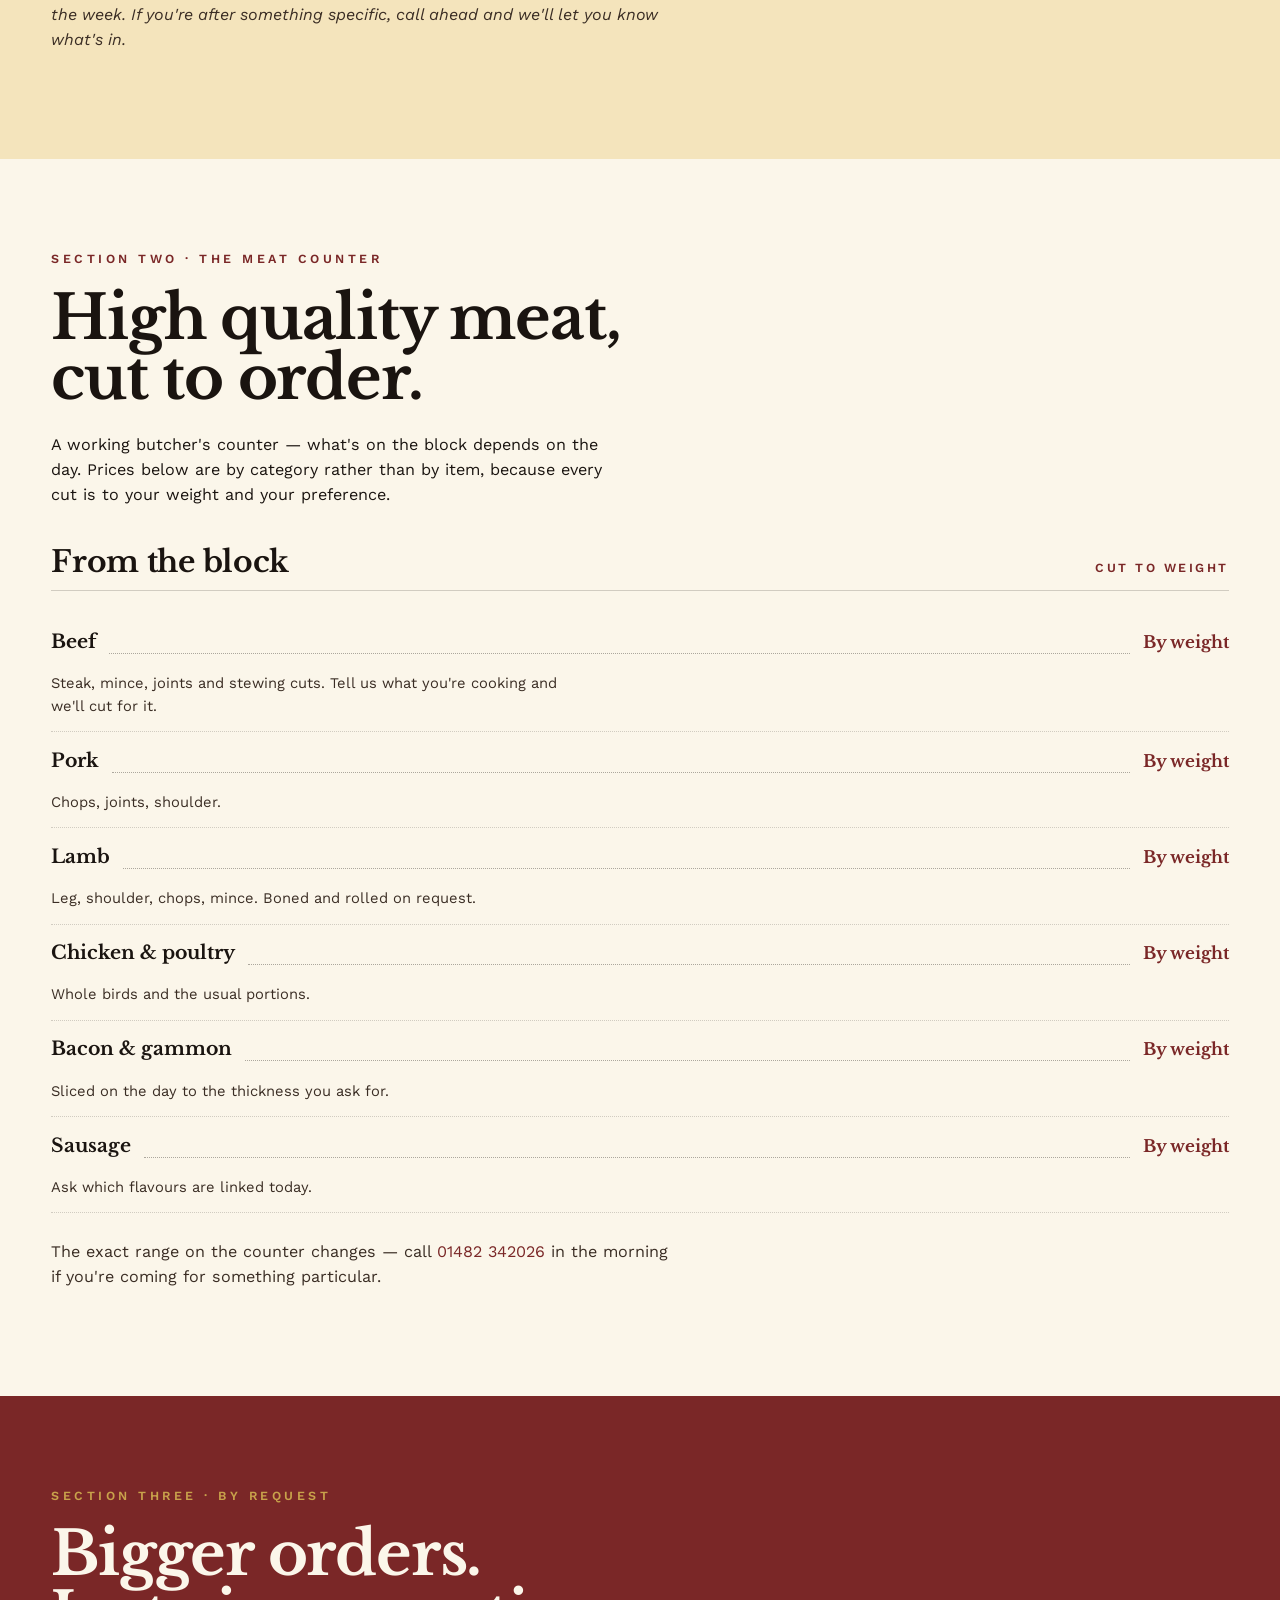
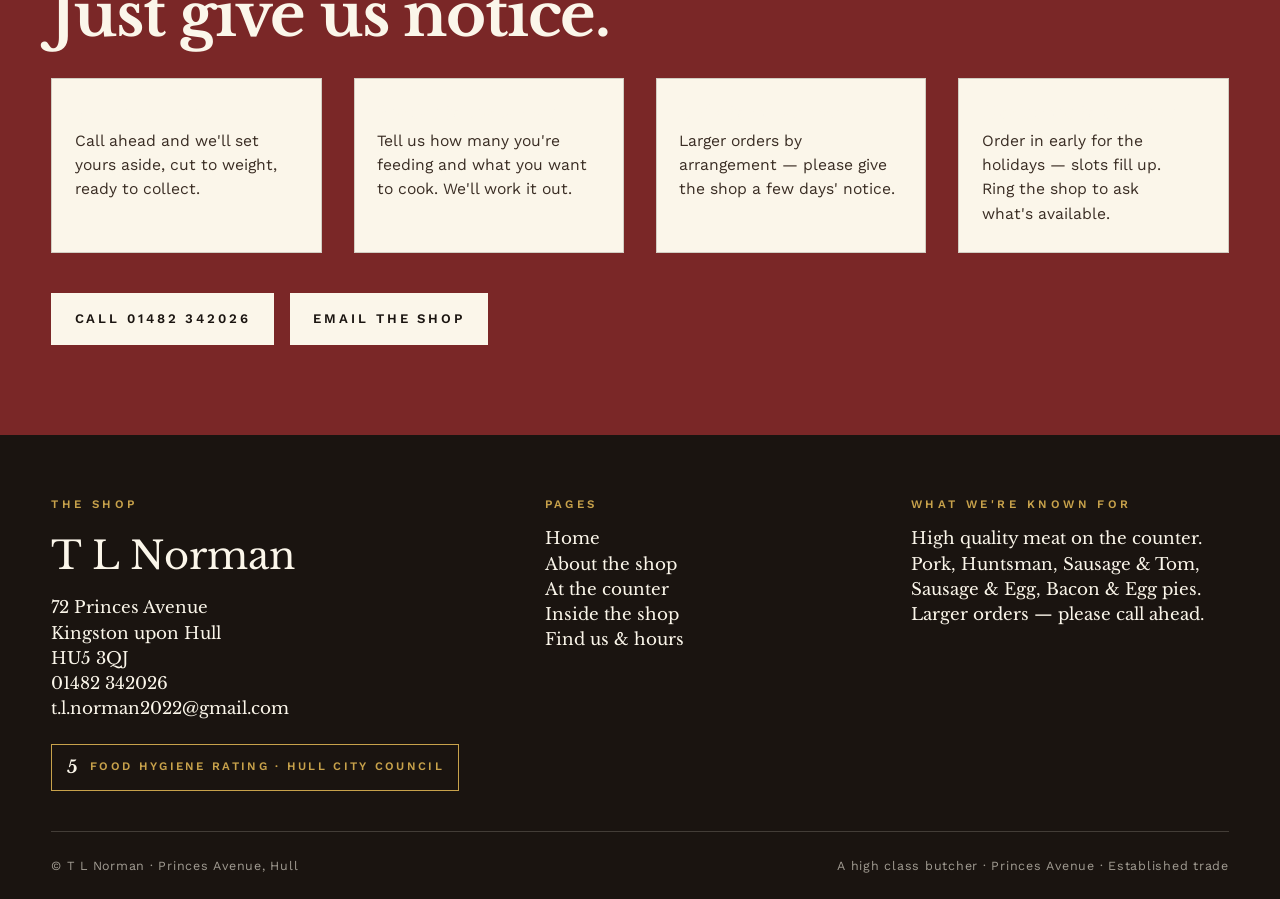
<file: services.html>
<!doctype html>
<html lang="en-GB">
<head>
<meta charset="utf-8">
<meta name="viewport" content="width=device-width, initial-scale=1">
<title>At the Counter — T L Norman, Princes Avenue Hull</title>
<meta name="description" content="What's at the T L Norman counter on Princes Avenue: high quality meat cut to order and the shop's hand-stocked pies — Pork, Huntsman, Sausage &amp; Tom, Sausage &amp; Egg, Bacon &amp; Egg.">
<link rel="preconnect" href="https://fonts.googleapis.com">
<link rel="preconnect" href="https://fonts.gstatic.com" crossorigin>
<link href="https://fonts.googleapis.com/css2?family=Libre+Baskerville:wght@400;700&family=Work+Sans:wght@400;500;600;700&display=swap" rel="stylesheet">
<link rel="stylesheet" href="styles.css">
</head>
<body>

<header class="nav" role="banner">
  <a class="nav__brand" href="index.html">
    T L Norman
    <small>High Class Butcher · Hull</small>
  </a>
  <nav class="nav__links" aria-label="Primary">
    <a href="index.html">Home</a>
    <a href="about.html">About</a>
    <a href="services.html" aria-current="page">Counter</a>
    <a href="gallery.html">Shop</a>
    <a href="contact.html">Find Us</a>
  </nav>
  <a class="nav__phone" href="tel:+441482342026">01482 342026</a>
</header>

<main>

  <section class="hero">
    <div>
      <p class="hero__tag">At the counter</p>
      <h1 class="hero__name" style="font-size: clamp(2.8rem, 9vw, 8rem);">What's on<br>the block.</h1>
      <div class="hero__rule" aria-hidden="true"></div>
      <p class="hero__intro">A traditional butcher's counter. High quality meat cut to order, the day's pies stacked behind the glass, and the staff to talk you through anything you're cooking. Prices below are what's known; everything else is by weight, by week, and by what you need.</p>
    </div>
    <aside class="slab-enamel" aria-label="Counter principle">
      <p class="slab-enamel__eyebrow">House rule</p>
      <p class="slab-enamel__line">If you can't see it on the counter, ask. We'd rather cut it for you than sell you the wrong piece.</p>
      <p class="slab-enamel__foot">Cut to order · Cut to weight</p>
    </aside>
  </section>

  <section class="slab slab--sand">
    <div class="reveal">
      <p class="slab__eyebrow">Section one · the pies</p>
      <h2 class="slab__title">The five pies on the counter.</h2>
      <p class="prose" style="max-width: 56ch;">The pies the shop is known for. Made the traditional way, stocked on the counter and sold while they last. Most around £4.50 each.</p>
    </div>

    <div class="menu-section" style="margin-top: 2.5rem;">
      <div class="menu-section__head">
        <h3 class="menu-section__title">Hand-stocked pies</h3>
        <span class="menu-section__meta">From the counter · most ~£4.50</span>
      </div>

      <div class="menu-item reveal">
        <span class="menu-item__name">Pork Pie</span>
        <span class="menu-item__lead" aria-hidden="true"></span>
        <span class="menu-item__price">£4.50</span>
        <p class="menu-item__note">The classic British pork pie.</p>
      </div>

      <div class="menu-item reveal">
        <span class="menu-item__name">Huntsman Pie</span>
        <span class="menu-item__lead" aria-hidden="true"></span>
        <span class="menu-item__price">£4.50</span>
        <p class="menu-item__note">The traditional huntsman: pork pie with poultry on top.</p>
      </div>

      <div class="menu-item reveal">
        <span class="menu-item__name">Sausage &amp; Tom Pie</span>
        <span class="menu-item__lead" aria-hidden="true"></span>
        <span class="menu-item__price">£4.50</span>
        <p class="menu-item__note">Sausage meat and tomato in pastry.</p>
      </div>

      <div class="menu-item reveal">
        <span class="menu-item__name">Sausage &amp; Egg Pie</span>
        <span class="menu-item__lead" aria-hidden="true"></span>
        <span class="menu-item__price">£4.50</span>
        <p class="menu-item__note">Sausage meat around egg.</p>
      </div>

      <div class="menu-item reveal">
        <span class="menu-item__name">Bacon &amp; Egg Pie</span>
        <span class="menu-item__lead" aria-hidden="true"></span>
        <span class="menu-item__price">£4.50</span>
        <p class="menu-item__note">Bacon, egg and pastry — the British counter classic.</p>
      </div>
    </div>

    <p class="prose" style="margin-top: 2rem; font-style: italic; color: var(--ink-soft);">
      The five named are the regulars; the counter rotates other pastries through the week. If you're after something specific, call ahead and we'll let you know what's in.
    </p>
  </section>

  <section class="slab">
    <div class="reveal">
      <p class="slab__eyebrow">Section two · the meat counter</p>
      <h2 class="slab__title">High quality meat,<br>cut to order.</h2>
      <p class="prose" style="max-width: 56ch;">A working butcher's counter — what's on the block depends on the day. Prices below are by category rather than by item, because every cut is to your weight and your preference.</p>
    </div>

    <div class="menu-section" style="margin-top: 2.5rem;">
      <div class="menu-section__head">
        <h3 class="menu-section__title">From the block</h3>
        <span class="menu-section__meta">Cut to weight</span>
      </div>

      <div class="menu-item reveal">
        <span class="menu-item__name">Beef</span>
        <span class="menu-item__lead" aria-hidden="true"></span>
        <span class="menu-item__price">By weight</span>
        <p class="menu-item__note">Steak, mince, joints and stewing cuts. Tell us what you're cooking and we'll cut for it.</p>
      </div>

      <div class="menu-item reveal">
        <span class="menu-item__name">Pork</span>
        <span class="menu-item__lead" aria-hidden="true"></span>
        <span class="menu-item__price">By weight</span>
        <p class="menu-item__note">Chops, joints, shoulder.</p>
      </div>

      <div class="menu-item reveal">
        <span class="menu-item__name">Lamb</span>
        <span class="menu-item__lead" aria-hidden="true"></span>
        <span class="menu-item__price">By weight</span>
        <p class="menu-item__note">Leg, shoulder, chops, mince. Boned and rolled on request.</p>
      </div>

      <div class="menu-item reveal">
        <span class="menu-item__name">Chicken &amp; poultry</span>
        <span class="menu-item__lead" aria-hidden="true"></span>
        <span class="menu-item__price">By weight</span>
        <p class="menu-item__note">Whole birds and the usual portions.</p>
      </div>

      <div class="menu-item reveal">
        <span class="menu-item__name">Bacon &amp; gammon</span>
        <span class="menu-item__lead" aria-hidden="true"></span>
        <span class="menu-item__price">By weight</span>
        <p class="menu-item__note">Sliced on the day to the thickness you ask for.</p>
      </div>

      <div class="menu-item reveal">
        <span class="menu-item__name">Sausage</span>
        <span class="menu-item__lead" aria-hidden="true"></span>
        <span class="menu-item__price">By weight</span>
        <p class="menu-item__note">Ask which flavours are linked today.</p>
      </div>
    </div>

    <p class="prose" style="margin-top: 1.6rem; color: var(--ink-soft);">
      The exact range on the counter changes — call <a href="tel:+441482342026">01482 342026</a> in the morning if you're coming for something particular.
    </p>
  </section>

  <section class="slab slab--ox">
    <div class="reveal">
      <p class="slab__eyebrow">Section three · by request</p>
      <h2 class="slab__title">Bigger orders.<br>Just give us notice.</h2>
    </div>
    <div class="cards" style="margin-top: 2rem;">
      <article class="card reveal" style="background: var(--paper);">
        <h3 class="card__title">Sunday joints</h3>
        <p>Call ahead and we'll set yours aside, cut to weight, ready to collect.</p>
      </article>
      <article class="card reveal" style="background: var(--paper);">
        <h3 class="card__title">Parties &amp; barbecues</h3>
        <p>Tell us how many you're feeding and what you want to cook. We'll work it out.</p>
      </article>
      <article class="card reveal" style="background: var(--paper);">
        <h3 class="card__title">Bulk &amp; mixed orders</h3>
        <p>Larger orders by arrangement — please give the shop a few days' notice.</p>
      </article>
      <article class="card reveal" style="background: var(--paper);">
        <h3 class="card__title">Christmas &amp; holidays</h3>
        <p>Order in early for the holidays — slots fill up. Ring the shop to ask what's available.</p>
      </article>
    </div>
    <div class="cta-row" style="margin-top: 2.5rem;">
      <a class="btn" href="tel:+441482342026">Call 01482 342026</a>
      <a class="btn btn--ghost" href="mailto:t.l.norman2022@gmail.com">Email the shop</a>
    </div>
  </section>

</main>

<footer class="footer" role="contentinfo">
  <div class="footer__grid">
    <div>
      <h3>The shop</h3>
      <p class="footer__name">T L Norman</p>
      <address class="footer__address">
        72 Princes Avenue<br>
        Kingston upon Hull<br>
        HU5 3QJ<br>
        <a href="tel:+441482342026">01482 342026</a><br>
        <a href="mailto:t.l.norman2022@gmail.com">t.l.norman2022@gmail.com</a>
      </address>
      <span class="footer__badge"><strong>5</strong> Food Hygiene Rating · Hull City Council</span>
    </div>
    <div>
      <h3>Pages</h3>
      <p class="footer__address">
        <a href="index.html">Home</a><br>
        <a href="about.html">About the shop</a><br>
        <a href="services.html">At the counter</a><br>
        <a href="gallery.html">Inside the shop</a><br>
        <a href="contact.html">Find us &amp; hours</a>
      </p>
    </div>
    <div>
      <h3>What we're known for</h3>
      <p class="footer__address">
        High quality meat on the counter.<br>
        Pork, Huntsman, Sausage &amp; Tom,<br>
        Sausage &amp; Egg, Bacon &amp; Egg pies.<br>
        Larger orders &mdash; please call ahead.
      </p>
    </div>
  </div>
  <div class="footer__small">
    <span>© T L Norman · Princes Avenue, Hull</span>
    <span>A high class butcher · Princes Avenue · Established trade</span>
  </div>
</footer>

</body>
</html>
</file>
<file: styles.css>
/* T L Norman · High Class Butcher · Princes Avenue, Hull
   Design notes:
   - Palette pulled from traditional British butcher shopfronts
     (oxblood enamel signage, butcher-paper cream, gilt detailing).
   - Libre Baskerville for the signpainter feel, Work Sans for honest body copy.
   - One paper-noise texture overlay to kill digital flatness.
   - Restraint over flash: scroll-driven reveal, one marquee, no JS frameworks. */

:root {
  --ink:        #1A1410;
  --ink-soft:   #3A2D24;
  --paper:      #FBF6EA;
  --paper-2:    #F4E4BC;
  --oxblood:    #7A2727;
  --oxblood-2:  #8B3A3A;
  --gilt:       #C8A24B;
  --rule:       rgba(26, 20, 16, 0.18);

  --font-display: "Libre Baskerville", "Hoefler Text", Georgia, serif;
  --font-body:    "Work Sans", -apple-system, BlinkMacSystemFont, sans-serif;

  --measure: 62ch;
  --rail:    clamp(1.25rem, 4vw, 3.5rem);
}

* { box-sizing: border-box; }

html { scroll-behavior: smooth; }

body {
  margin: 0;
  font-family: var(--font-body);
  font-size: clamp(1rem, 0.45rem + 0.7vw, 1.125rem);
  line-height: 1.55;
  color: var(--ink);
  background: var(--paper);
  -webkit-font-smoothing: antialiased;
  text-rendering: optimizeLegibility;
}

/* Paper grain — sits behind everything, never interactive */
body::before {
  content: "";
  position: fixed; inset: 0;
  pointer-events: none;
  z-index: 0;
  opacity: 0.55;
  mix-blend-mode: multiply;
  background-image: url("data:image/svg+xml;utf8,<svg xmlns='http://www.w3.org/2000/svg' width='240' height='240'><filter id='n'><feTurbulence type='fractalNoise' baseFrequency='0.85' numOctaves='2' stitchTiles='stitch'/><feColorMatrix values='0 0 0 0 0.1  0 0 0 0 0.08  0 0 0 0 0.06  0 0 0 0.07 0'/></filter><rect width='100%25' height='100%25' filter='url(%23n)'/></svg>");
}
main, header, footer { position: relative; z-index: 1; }

a { color: var(--oxblood); text-decoration: none; }
a:hover { color: var(--ink); text-decoration: underline; text-decoration-thickness: 1px; text-underline-offset: 4px; }

h1, h2, h3, h4 {
  font-family: var(--font-display);
  font-weight: 700;
  line-height: 1;
  letter-spacing: -0.01em;
  text-wrap: balance;
  margin: 0 0 .8em;
  color: var(--ink);
}
p { text-wrap: pretty; max-width: var(--measure); margin: 0 0 1.1em; }

/* ── NAV ──────────────────────────────────────────────── */
.nav {
  display: flex;
  align-items: baseline;
  justify-content: space-between;
  gap: 1.25rem;
  padding: 1.4rem var(--rail) 1.1rem;
  border-bottom: 1px solid var(--rule);
  background: var(--paper);
  position: sticky; top: 0;
  z-index: 20;
}
.nav__brand {
  font-family: var(--font-display);
  font-weight: 700;
  font-size: clamp(1.05rem, 0.7rem + 0.6vw, 1.35rem);
  letter-spacing: 0.01em;
  color: var(--ink);
}
.nav__brand small {
  display: block;
  font-family: var(--font-body);
  font-size: .68rem;
  font-weight: 600;
  letter-spacing: 0.18em;
  text-transform: uppercase;
  color: var(--oxblood);
  margin-top: 2px;
}
.nav__links {
  display: flex; gap: clamp(.8rem, 2vw, 1.6rem);
  flex-wrap: wrap;
  font-size: .92rem;
  letter-spacing: 0.04em;
}
.nav__links a {
  color: var(--ink);
  text-transform: uppercase;
  font-weight: 600;
  font-size: .82rem;
  letter-spacing: 0.12em;
  padding-bottom: 2px;
  border-bottom: 1px solid transparent;
  transition: border-color .2s ease, color .2s ease;
}
.nav__links a:hover,
.nav__links a[aria-current="page"] {
  color: var(--oxblood);
  border-bottom-color: var(--oxblood);
  text-decoration: none;
}
.nav__phone {
  font-family: var(--font-display);
  font-weight: 700;
  font-size: .95rem;
  color: var(--ink);
  white-space: nowrap;
}
.nav__phone:hover { color: var(--oxblood); text-decoration: none; }

/* ── HERO (Home) ──────────────────────────────────────── */
.hero {
  padding: clamp(2.5rem, 7vw, 6rem) var(--rail) clamp(2rem, 5vw, 4rem);
  display: grid;
  grid-template-columns: 1.4fr 1fr;
  gap: clamp(1.5rem, 4vw, 4rem);
  align-items: end;
}
.hero__name {
  font-family: var(--font-display);
  font-weight: 700;
  font-size: clamp(3.5rem, 11vw, 11rem);
  line-height: .9;
  letter-spacing: -0.03em;
  margin: 0;
}
.hero__rule {
  width: clamp(80px, 18vw, 220px);
  height: 2px;
  background: var(--gilt);
  margin: 1.2rem 0 1rem;
  position: relative;
}
.hero__rule::before, .hero__rule::after {
  content: ""; position: absolute; top: -3px;
  width: 8px; height: 8px;
  background: var(--gilt); transform: rotate(45deg);
}
.hero__rule::before { left: -4px; }
.hero__rule::after  { right: -4px; }
.hero__tag {
  font-family: var(--font-body);
  font-weight: 600;
  font-size: clamp(.85rem, 0.6rem + 0.4vw, 1.05rem);
  letter-spacing: 0.32em;
  text-transform: uppercase;
  color: var(--oxblood);
  margin: 0 0 .5rem;
}
.hero__intro {
  font-size: clamp(1.05rem, 0.6rem + 0.45vw, 1.25rem);
  color: var(--ink-soft);
  max-width: 38ch;
  margin-top: 1.2rem;
}

/* Oxblood enamel slab — sits to the right of the hero name */
.slab-enamel {
  background: var(--oxblood);
  color: var(--paper);
  padding: clamp(1.5rem, 3vw, 2.4rem);
  border: 1px solid var(--ink);
  box-shadow:
    6px 6px 0 var(--ink),
    inset 0 0 0 6px var(--oxblood),
    inset 0 0 0 7px rgba(251, 246, 234, 0.35);
  font-family: var(--font-display);
  position: relative;
  align-self: stretch;
  min-height: 220px;
  display: flex; flex-direction: column; justify-content: center;
}
.slab-enamel__eyebrow {
  font-family: var(--font-body);
  font-size: .72rem;
  font-weight: 600;
  letter-spacing: 0.3em;
  text-transform: uppercase;
  color: var(--gilt);
  margin-bottom: .9rem;
}
.slab-enamel__line {
  font-size: clamp(1.3rem, 0.8rem + 1.4vw, 2rem);
  line-height: 1.15;
  margin: 0 0 .8rem;
}
.slab-enamel__foot {
  font-family: var(--font-body);
  font-size: .8rem;
  letter-spacing: 0.18em;
  text-transform: uppercase;
  color: var(--gilt);
  margin-top: auto;
  padding-top: 1.2rem;
  border-top: 1px solid rgba(200, 162, 75, 0.4);
}

/* ── MARQUEE ──────────────────────────────────────────── */
.marquee {
  border-top: 1px solid var(--ink);
  border-bottom: 1px solid var(--ink);
  background: var(--ink);
  color: var(--paper);
  overflow: hidden;
  padding: .8rem 0;
  --speed: 38s;
}
.marquee__track {
  display: inline-flex;
  gap: 3rem;
  white-space: nowrap;
  animation: scroll var(--speed) linear infinite;
  font-family: var(--font-display);
  font-size: clamp(1.1rem, 0.8rem + 0.8vw, 1.6rem);
  letter-spacing: 0.04em;
}
.marquee__track span { padding-right: 3rem; position: relative; }
.marquee__track span::after {
  content: "✦";
  color: var(--gilt);
  position: absolute; right: 0; top: 50%; transform: translateY(-50%);
  font-size: .8em;
}
.marquee__track span:last-child::after { content: none; }
@keyframes scroll { to { transform: translateX(-50%); } }
@media (prefers-reduced-motion: reduce) {
  .marquee__track { animation: none; }
}

/* ── SLAB SECTIONS ────────────────────────────────────── */
.slab {
  padding: clamp(3rem, 7vw, 6rem) var(--rail);
}
.slab--sand    { background: var(--paper-2); }
.slab--ox      { background: var(--oxblood); color: var(--paper); }
.slab--ox h1, .slab--ox h2, .slab--ox h3 { color: var(--paper); }
.slab--ox a    { color: var(--gilt); }
.slab--ox a:hover { color: var(--paper); }

.slab__eyebrow {
  font-family: var(--font-body);
  font-size: .78rem;
  font-weight: 600;
  letter-spacing: 0.28em;
  text-transform: uppercase;
  color: var(--oxblood);
  margin: 0 0 1.2rem;
}
.slab--ox .slab__eyebrow { color: var(--gilt); }

.slab__title {
  font-size: clamp(2rem, 1rem + 3.5vw, 4rem);
  line-height: 1;
  margin: 0 0 1.4rem;
  letter-spacing: -0.02em;
}

.split {
  display: grid;
  grid-template-columns: 1fr 1.2fr;
  gap: clamp(1.5rem, 5vw, 4.5rem);
  align-items: start;
}

/* ── EDITORIAL MENU (Services page) ───────────────────── */
.menu-section + .menu-section { margin-top: clamp(2rem, 4vw, 3.5rem); }
.menu-section__head {
  display: flex; justify-content: space-between; align-items: baseline;
  border-bottom: 1px solid var(--rule);
  padding-bottom: .8rem; margin-bottom: 1.4rem;
}
.menu-section__title {
  font-family: var(--font-display);
  font-weight: 700;
  font-size: clamp(1.4rem, 0.9rem + 1.2vw, 2rem);
  margin: 0;
}
.menu-section__meta {
  font-family: var(--font-body);
  font-size: .78rem;
  font-weight: 600;
  letter-spacing: 0.2em;
  text-transform: uppercase;
  color: var(--oxblood);
}

.menu-item {
  display: grid;
  grid-template-columns: auto 1fr auto;
  align-items: baseline;
  gap: .8rem;
  padding: .85rem 0;
  border-bottom: 1px dotted var(--rule);
}
.menu-item__name {
  font-family: var(--font-display);
  font-weight: 700;
  font-size: clamp(1.05rem, 0.7rem + 0.6vw, 1.3rem);
  color: var(--ink);
}
.menu-item__lead {
  border-bottom: 1px dotted rgba(26, 20, 16, 0.35);
  align-self: end;
  height: .5em;
  margin-bottom: .15em;
}
.menu-item__price {
  font-family: var(--font-display);
  font-weight: 700;
  font-size: 1.05rem;
  color: var(--oxblood);
  white-space: nowrap;
}
.menu-item__note {
  grid-column: 1 / -1;
  font-size: .92rem;
  color: var(--ink-soft);
  margin: .2rem 0 0;
  max-width: 60ch;
}

/* ── CARDS (About / values) ───────────────────────────── */
.cards {
  display: grid;
  gap: clamp(1rem, 3vw, 2rem);
  grid-template-columns: repeat(auto-fit, minmax(220px, 1fr));
  margin-top: 2rem;
}
.card {
  background: var(--paper);
  border: 1px solid var(--rule);
  padding: 1.6rem 1.4rem;
}
.slab--sand .card { background: var(--paper); }
.card__num {
  font-family: var(--font-display);
  font-weight: 700;
  font-size: 2.2rem;
  color: var(--oxblood);
  line-height: 1;
  margin-bottom: .4rem;
}
.card__title {
  font-family: var(--font-display);
  font-weight: 700;
  font-size: 1.1rem;
  margin: 0 0 .4rem;
}
.card p { margin: 0; font-size: .98rem; color: var(--ink-soft); }

/* ── BUTTONS / CTAs ───────────────────────────────────── */
.btn {
  display: inline-flex;
  align-items: center;
  gap: .6rem;
  padding: .95rem 1.4rem;
  font-family: var(--font-body);
  font-weight: 600;
  font-size: .82rem;
  letter-spacing: 0.22em;
  text-transform: uppercase;
  background: var(--ink);
  color: var(--paper);
  border: 1px solid var(--ink);
  transition: background .2s ease, color .2s ease;
}
.btn:hover { background: var(--oxblood); border-color: var(--oxblood); color: var(--paper); text-decoration: none; }
.btn--ghost { background: transparent; color: var(--ink); }
.btn--ghost:hover { background: var(--ink); color: var(--paper); }
.slab--ox .btn { background: var(--paper); color: var(--ink); border-color: var(--paper); }
.slab--ox .btn:hover { background: var(--gilt); border-color: var(--gilt); color: var(--ink); }

.cta-row { display: flex; gap: 1rem; flex-wrap: wrap; margin-top: 1.4rem; }

/* ── PROSE ────────────────────────────────────────────── */
.prose p { font-size: clamp(1.02rem, 0.6rem + 0.4vw, 1.15rem); }
.prose blockquote {
  border-left: 3px solid var(--gilt);
  padding: .4rem 0 .4rem 1.4rem;
  margin: 1.6rem 0;
  font-family: var(--font-display);
  font-style: italic;
  font-size: clamp(1.1rem, 0.7rem + 0.6vw, 1.35rem);
  color: var(--ink);
}
.prose blockquote cite {
  display: block;
  font-family: var(--font-body);
  font-style: normal;
  font-size: .8rem;
  letter-spacing: 0.2em;
  text-transform: uppercase;
  color: var(--oxblood);
  margin-top: .8rem;
}

/* ── CONTACT ──────────────────────────────────────────── */
.contact-grid {
  display: grid;
  grid-template-columns: 1fr 1.4fr;
  gap: clamp(1.5rem, 4vw, 3rem);
  align-items: start;
}
.contact-card { background: var(--paper); border: 1px solid var(--ink); padding: 1.6rem; }
.contact-card dt {
  font-family: var(--font-body);
  font-weight: 600;
  font-size: .72rem;
  letter-spacing: 0.24em;
  text-transform: uppercase;
  color: var(--oxblood);
  margin-top: 1.1rem;
}
.contact-card dt:first-of-type { margin-top: 0; }
.contact-card dd {
  font-family: var(--font-display);
  font-size: 1.15rem;
  margin: .25rem 0 0;
}
.map-frame {
  border: 1px solid var(--ink);
  overflow: hidden;
  aspect-ratio: 4 / 3;
}
.map-frame iframe { width: 100%; height: 100%; border: 0; display: block; filter: sepia(0.12) saturate(0.9); }

.hours {
  list-style: none;
  padding: 0;
  margin: 0;
  font-family: var(--font-display);
  font-size: 1.02rem;
}
.hours li {
  display: flex; justify-content: space-between;
  padding: .55rem 0;
  border-bottom: 1px dotted var(--rule);
}
.hours li:last-child { border-bottom: 0; }
.hours li span:first-child { font-weight: 700; }
.hours li.closed span:last-child { color: var(--oxblood); font-style: italic; }

/* ── GALLERY PLACEHOLDER ──────────────────────────────── */
.gallery-grid {
  display: grid;
  grid-template-columns: repeat(auto-fit, minmax(220px, 1fr));
  gap: clamp(.6rem, 1.5vw, 1rem);
  margin-top: 2.5rem;
}
.gallery-tile {
  aspect-ratio: 4 / 5;
  background: var(--paper-2);
  border: 1px solid var(--rule);
  position: relative;
  display: flex; align-items: center; justify-content: center;
  text-align: center;
  padding: 1.2rem;
}
.gallery-tile:nth-child(3n)   { aspect-ratio: 1 / 1; background: var(--paper); }
.gallery-tile:nth-child(4n+1) { aspect-ratio: 5 / 4; }
.gallery-tile__label {
  font-family: var(--font-body);
  font-size: .7rem;
  font-weight: 600;
  letter-spacing: 0.26em;
  text-transform: uppercase;
  color: var(--oxblood);
}
.gallery-note {
  font-family: var(--font-display);
  font-style: italic;
  color: var(--ink-soft);
  max-width: 56ch;
  margin-top: 2rem;
}

/* ── FOOTER (letterhead) ──────────────────────────────── */
.footer {
  background: var(--ink);
  color: var(--paper);
  padding: clamp(2.5rem, 5vw, 4rem) var(--rail) 1.5rem;
  margin-top: 0;
}
.footer__grid {
  display: grid;
  grid-template-columns: 1.4fr 1fr 1fr;
  gap: clamp(1.5rem, 4vw, 3rem);
  align-items: start;
  border-bottom: 1px solid rgba(251, 246, 234, 0.18);
  padding-bottom: 2.5rem;
}
.footer h3 {
  font-family: var(--font-body);
  font-size: .72rem;
  font-weight: 600;
  letter-spacing: 0.3em;
  text-transform: uppercase;
  color: var(--gilt);
  margin: 0 0 1rem;
}
.footer__name {
  font-family: var(--font-display);
  font-size: clamp(1.6rem, 0.8rem + 2vw, 2.4rem);
  color: var(--paper);
  margin: 0 0 .6rem;
}
.footer__address {
  font-family: var(--font-display);
  font-size: 1.05rem;
  font-style: normal;
  line-height: 1.5;
  color: var(--paper);
}
.footer__address a { color: var(--paper); }
.footer__badge {
  display: inline-flex; align-items: center; gap: .7rem;
  margin-top: 1.4rem;
  padding: .55rem .9rem;
  border: 1px solid var(--gilt);
  color: var(--gilt);
  font-family: var(--font-body);
  font-size: .72rem;
  font-weight: 600;
  letter-spacing: 0.2em;
  text-transform: uppercase;
}
.footer__badge strong { font-family: var(--font-display); font-size: 1.1rem; color: var(--paper); }

.footer__small {
  display: flex; justify-content: space-between; flex-wrap: wrap;
  gap: 1rem;
  padding-top: 1.5rem;
  font-size: .78rem;
  color: rgba(251, 246, 234, 0.6);
  letter-spacing: 0.06em;
}

/* ── REVEAL (scroll-driven · CSS only) ────────────────── */
@supports (animation-timeline: view()) {
  .reveal {
    animation: rise both;
    animation-timeline: view();
    animation-range: entry 0% cover 28%;
  }
  @keyframes rise {
    from { opacity: 0; transform: translateY(2rem); }
    to   { opacity: 1; transform: translateY(0); }
  }
}
@media (prefers-reduced-motion: reduce) {
  .reveal { animation: none; }
}

/* ── RESPONSIVE ───────────────────────────────────────── */
@media (max-width: 820px) {
  .nav { flex-wrap: wrap; row-gap: .6rem; }
  .nav__phone { order: 3; width: 100%; font-size: 1.05rem; }
  .hero { grid-template-columns: 1fr; gap: 2rem; }
  .split { grid-template-columns: 1fr; }
  .contact-grid { grid-template-columns: 1fr; }
  .footer__grid { grid-template-columns: 1fr; }
  .slab-enamel { box-shadow: 4px 4px 0 var(--ink), inset 0 0 0 5px var(--oxblood), inset 0 0 0 6px rgba(251, 246, 234, 0.35); }
}
@media (max-width: 480px) {
  .hero__name { font-size: clamp(2.7rem, 14vw, 4.4rem); }
  .nav__links { gap: .8rem; }
  .nav__links a { font-size: .72rem; letter-spacing: 0.1em; }
}
</file>
